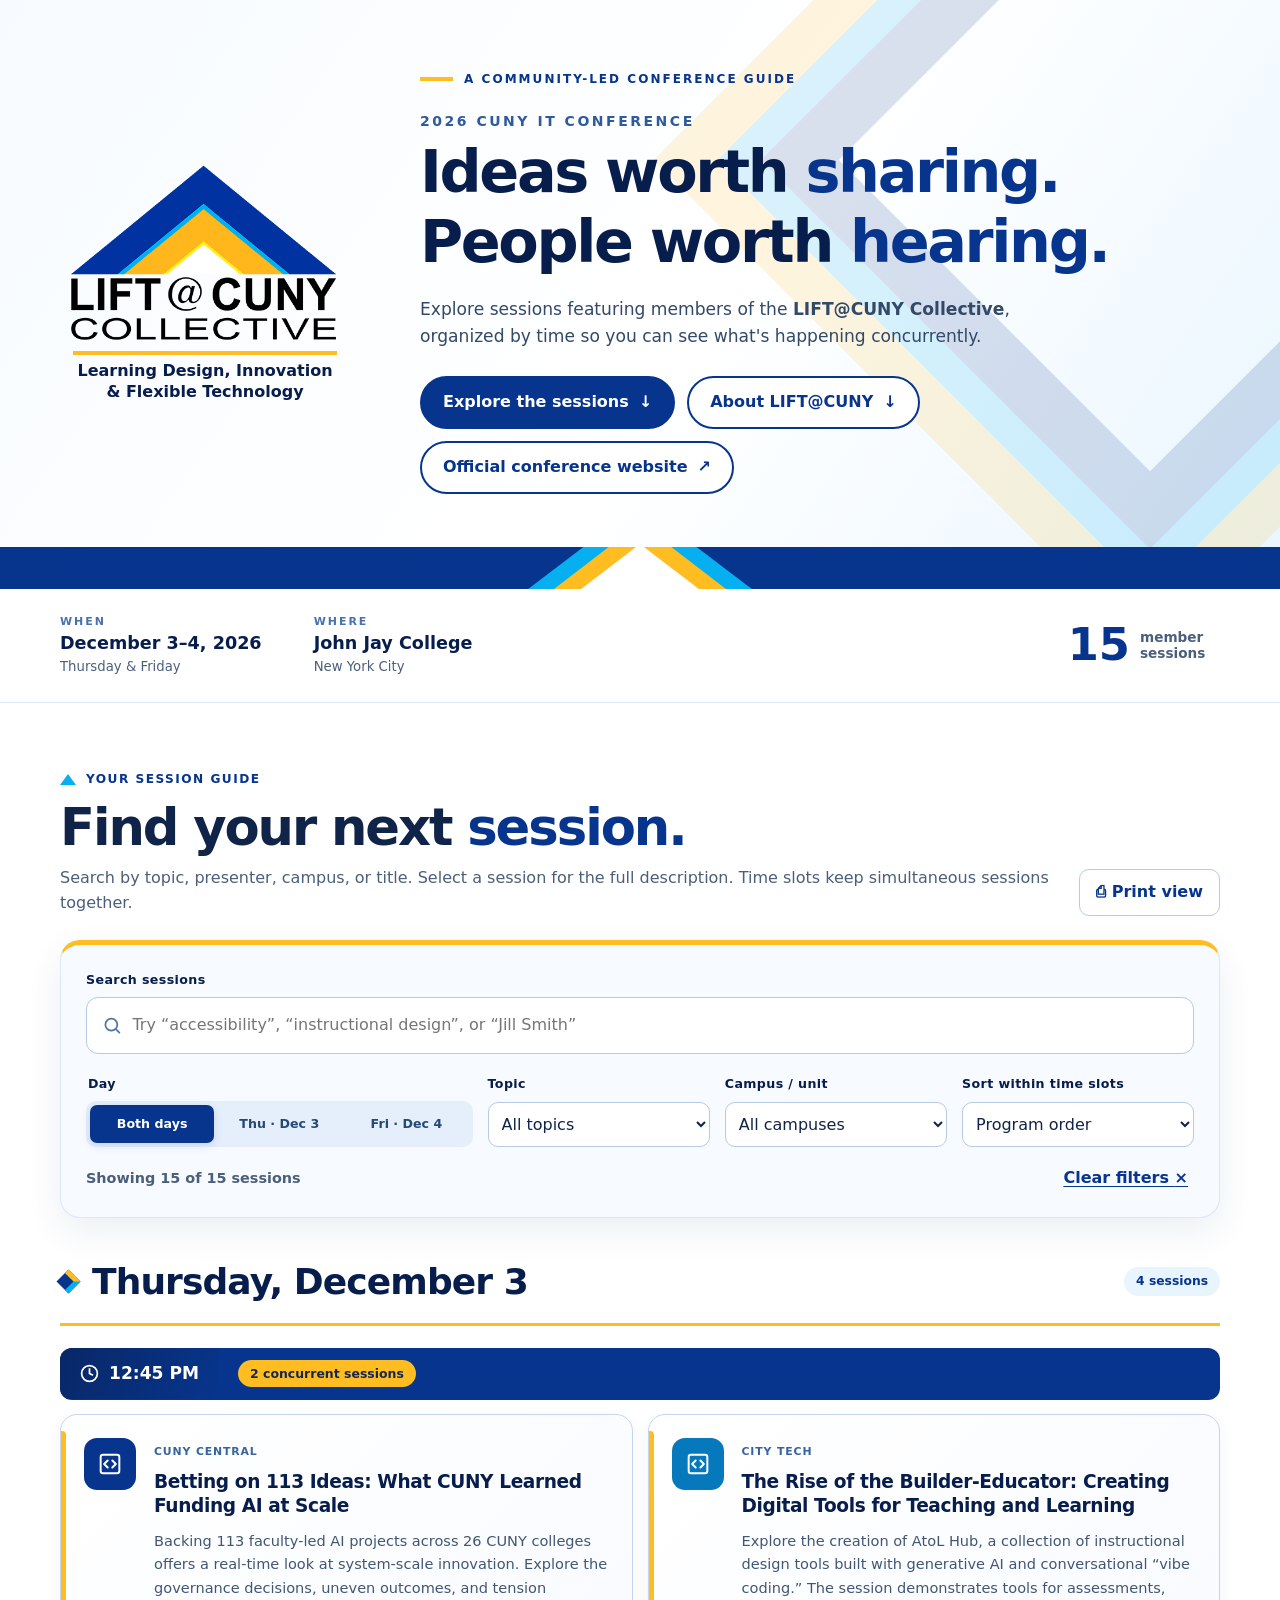
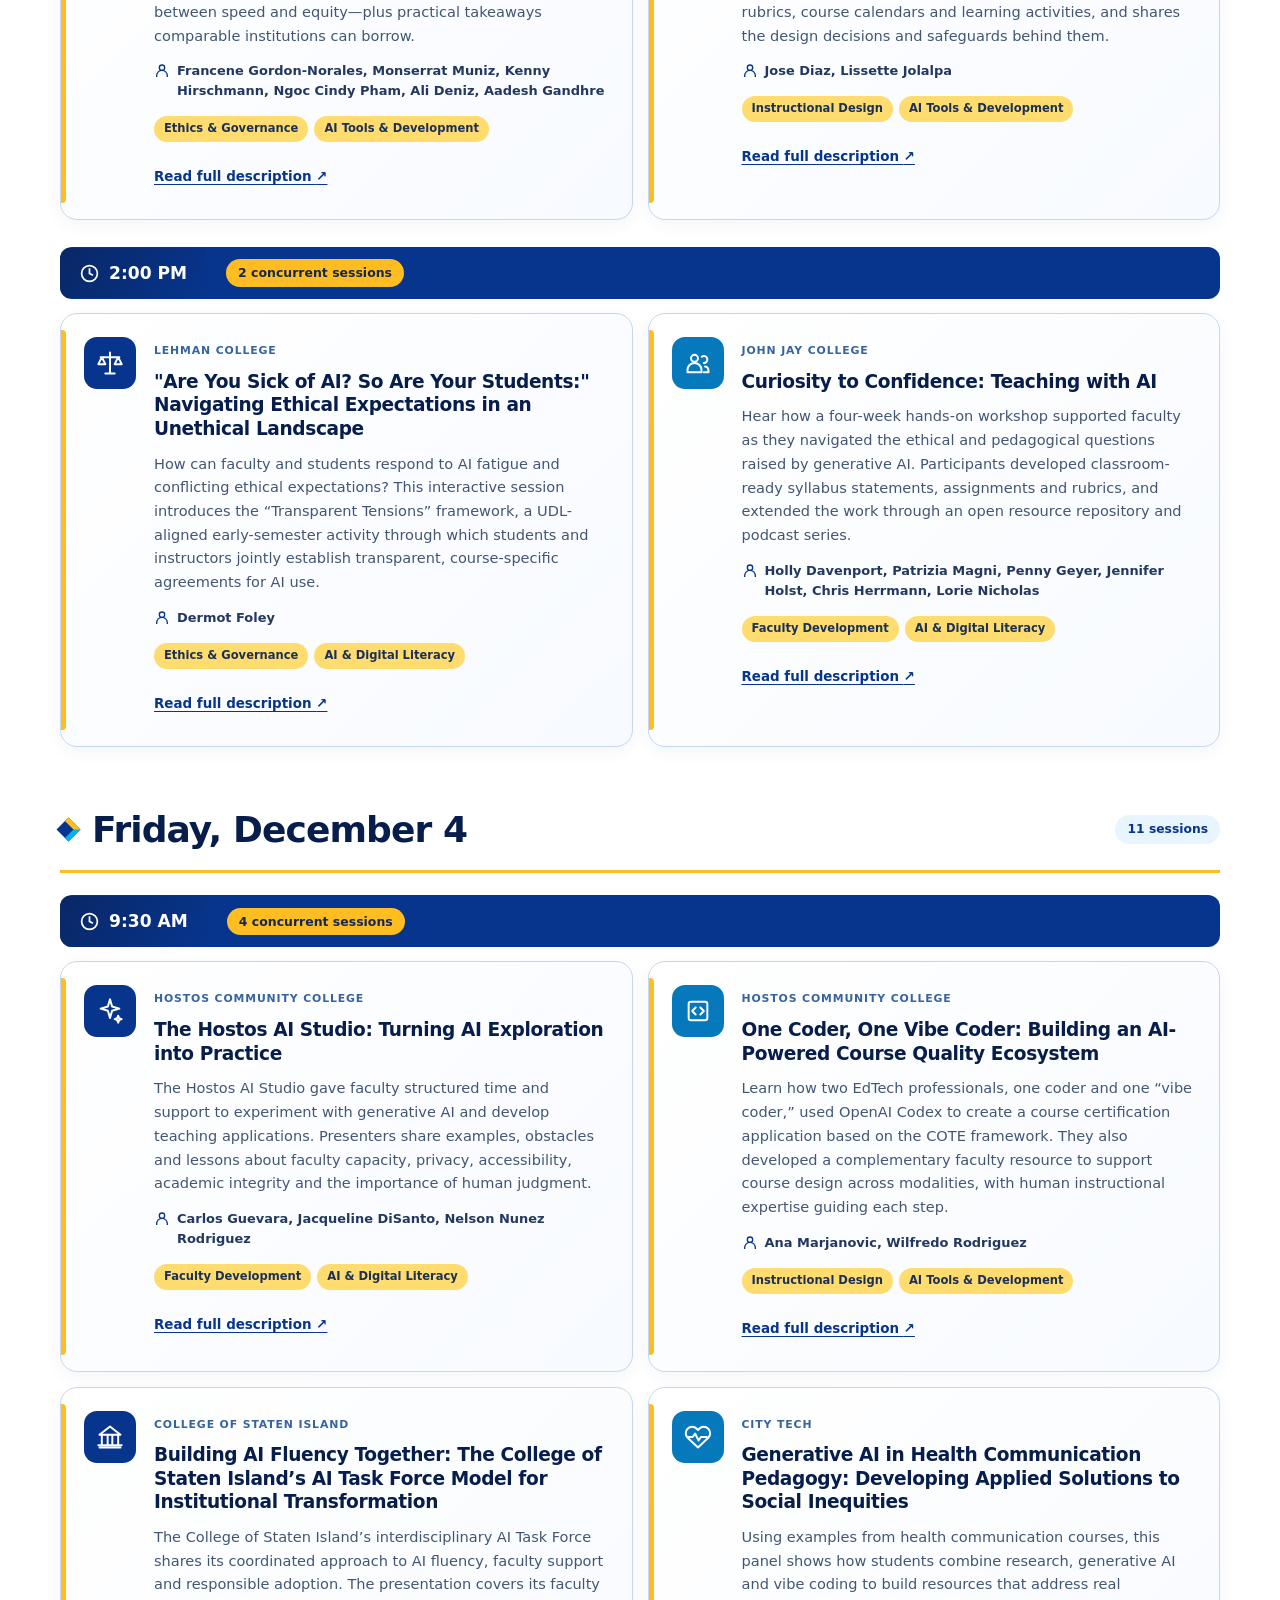
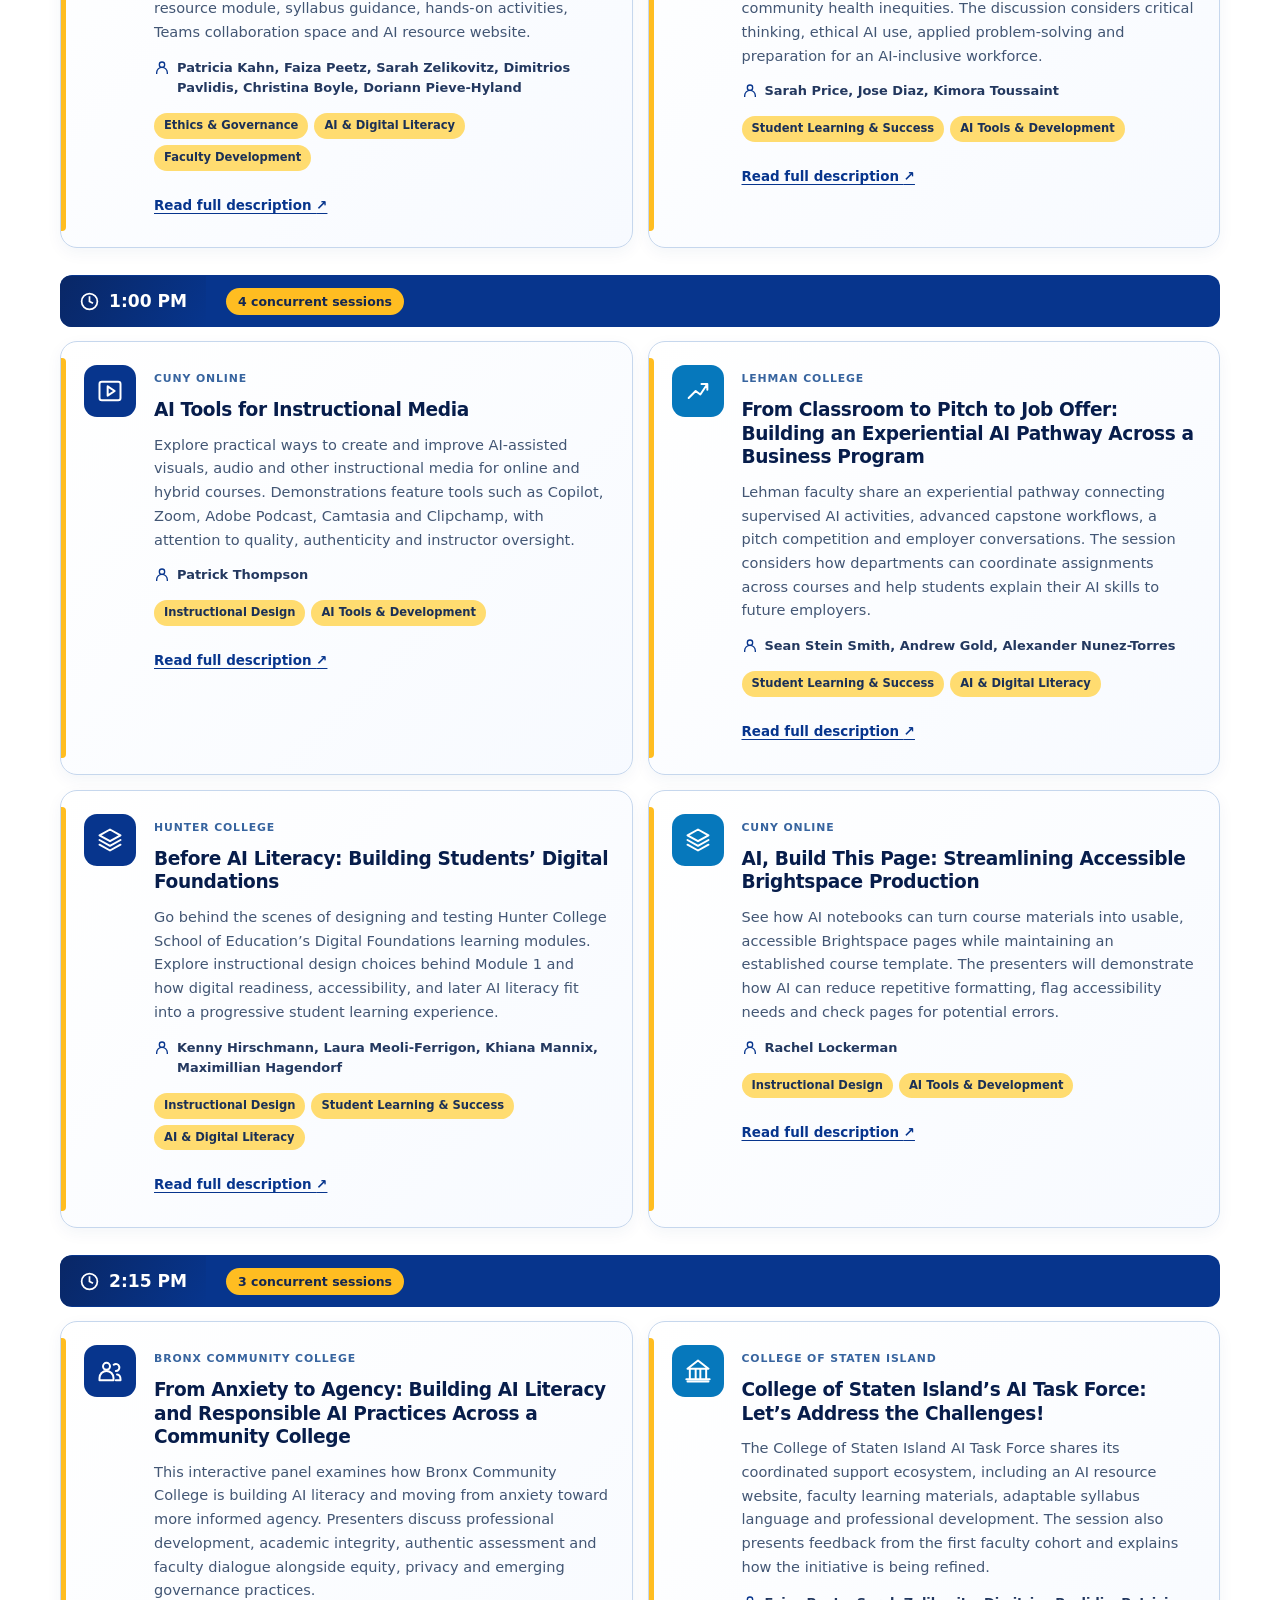
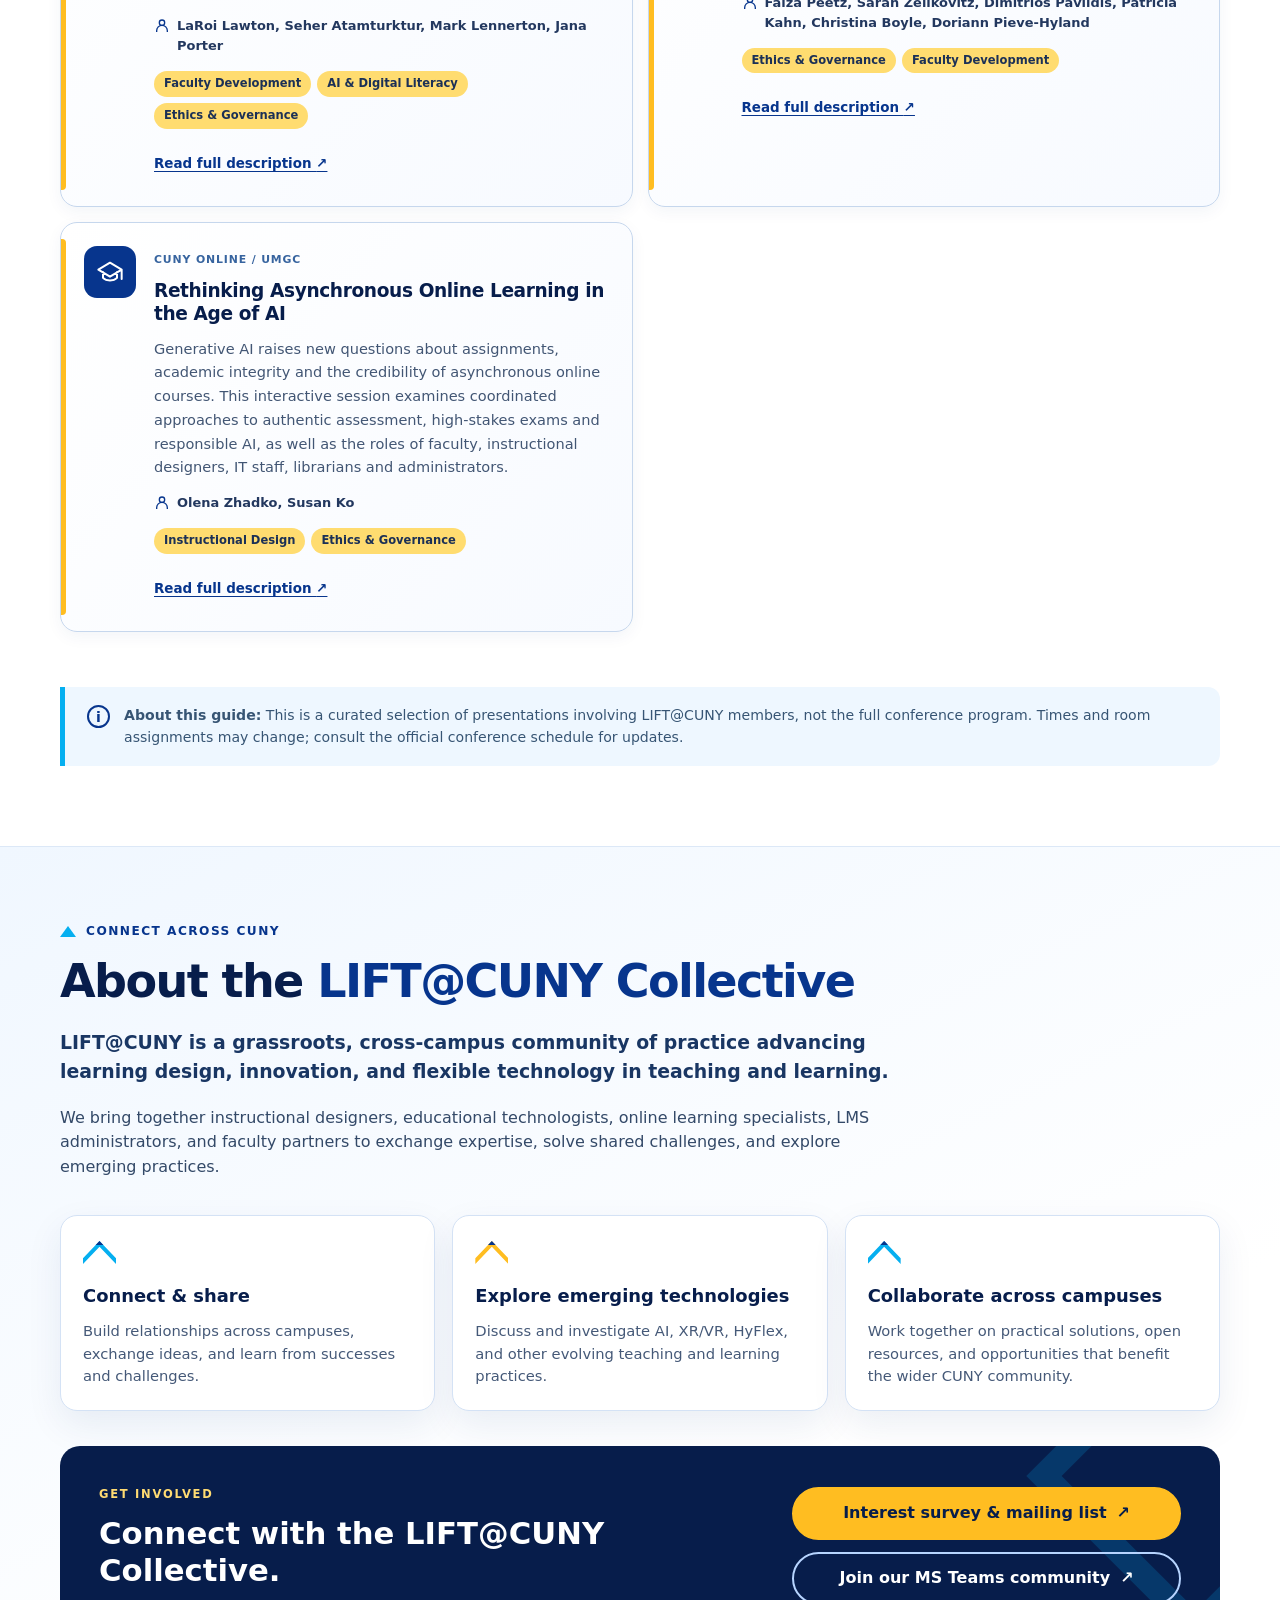
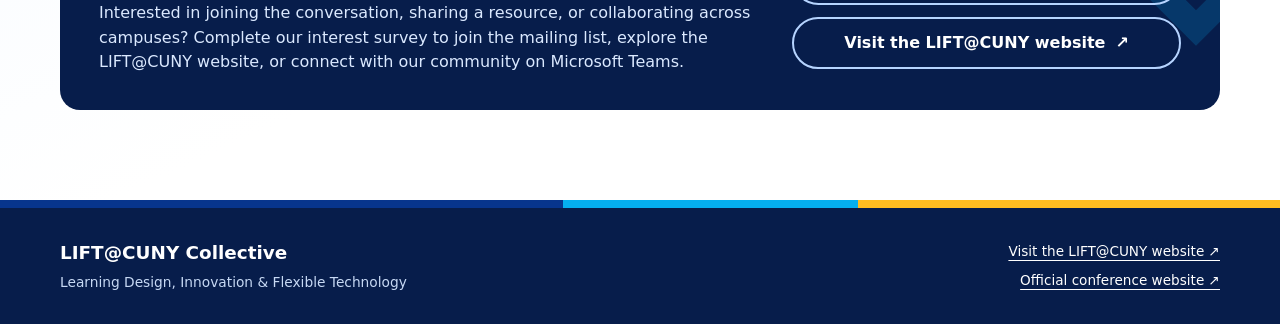
<file: lift-at-cuny-it-conference/index.html>
<!doctype html>
<html lang="en">
<head>
  <meta charset="utf-8">
  <meta name="viewport" content="width=device-width, initial-scale=1">
  <meta name="theme-color" content="#082f86">
  <meta name="description" content="Explore CUNY IT Conference 2026 presentations featuring LIFT@CUNY Collective members. Search, filter and browse sessions by day, topic and campus.">
  <title>LIFT@CUNY at the 2026 CUNY IT Conference</title>
  <link rel="icon" type="image/png" href="assets/lift-logo-original.png">
  <link rel="stylesheet" href="styles.css">
  <script src="sessions.js" defer></script>
  <script src="app.js" defer></script>
</head>
<body id="page-top">
  <a class="skip-link" href="#schedule">Skip to sessions</a>
  <header class="masthead">
    <div class="brand-shell container">
      <div class="brand-lockup">
        <a class="brand" href="https://lift.commons.gc.cuny.edu/" target="_blank" rel="noopener noreferrer" aria-label="Visit the LIFT@CUNY Collective website">
          <img src="assets/lift-logo-main.png" alt="LIFT@CUNY logo with a layered triangular peak. Navy, cyan, orange, and yellow bands sit above text reading “LIFT@CUNY COLLECTIVE.”" width="258" height="180">
        </a>
        <div class="brand-rule" aria-hidden="true"></div>
        <p class="brand-tagline">Learning Design, Innovation<br>&amp; Flexible Technology</p>
      </div>
      <div class="masthead-right">
        <span class="eyebrow"><span class="eyebrow-line"></span> A community-led conference guide</span>
        <p class="masthead-overline">2026 CUNY IT CONFERENCE</p>
        <h1>Ideas worth <em>sharing.</em><br>People worth <em>hearing.</em></h1>
        <p class="intro">Explore sessions featuring members of the <strong>LIFT@CUNY Collective</strong>, organized by time so you can see what's happening concurrently.</p>
        <div class="hero-cta">
          <a href="#schedule" class="button button-primary">Explore the sessions <span aria-hidden="true">↓</span></a>
          <a href="#about-lift" class="button button-outline">About LIFT@CUNY <span aria-hidden="true">↓</span></a><a class="button button-outline" target="_blank" rel="noopener noreferrer" href="https://events.govtech.com/CUNY-IT-Conference">Official conference website <span aria-hidden="true">↗</span></a>
        </div>
      </div>
    </div>
    <div class="chevron-hero" aria-hidden="true"><span></span><span></span><span></span></div>
  </header>
  <main>
    <section class="overview" aria-label="Conference overview">
      <div class="container overview-inner">
        <div class="overview-date"><span class="tiny-label">WHEN</span><strong>December 3–4, 2026</strong><span>Thursday &amp; Friday</span></div>
        <div class="overview-date"><span class="tiny-label">WHERE</span><strong>John Jay College</strong><span>New York City</span></div>
        <div class="overview-number"><strong id="totalCount">13</strong><span>member sessions</span></div>
      </div>
    </section>
    <section id="schedule" class="schedule-section container" aria-labelledby="schedule-heading">
      <div class="section-heading">
        <div><span class="section-kicker"><span class="chevron-small" aria-hidden="true"></span> YOUR SESSION GUIDE</span><h2 id="schedule-heading">Find your next <span>session.</span></h2><p>Search by topic, presenter, campus, or title. Select a session for the full description. Time slots keep simultaneous sessions together.</p></div>
        <button type="button" class="print-button" id="printButton"><span aria-hidden="true">⎙</span> Print view</button>
      </div>
      <div class="filter-panel" aria-label="Filter sessions">
        <div class="search-row">
          <label class="field-label" for="search">Search sessions</label>
          <div class="search-field"><svg viewBox="0 0 24 24" width="21" height="21" aria-hidden="true" fill="none" stroke="currentColor" stroke-width="2"><circle cx="11" cy="11" r="7"/><path d="m16 16 5 5"/></svg><input type="search" id="search" placeholder="Try “accessibility”, “instructional design”, or “Jill Smith”" autocomplete="off"></div>
        </div>
        <div class="controls-row">
          <fieldset class="day-control"><legend class="field-label">Day</legend><div class="day-switch" role="group" aria-label="Day filter"><button type="button" class="day-button active" data-day="all" aria-pressed="true">Both days</button><button type="button" class="day-button" data-day="2026-12-03" aria-pressed="false">Thu · Dec 3</button><button type="button" class="day-button" data-day="2026-12-04" aria-pressed="false">Fri · Dec 4</button></div></fieldset>
          <div class="field"><label class="field-label" for="topic">Topic</label><select id="topic"><option value="all">All topics</option></select></div>
          <div class="field"><label class="field-label" for="campus">Campus / unit</label><select id="campus"><option value="all">All campuses</option></select></div>
          <div class="field field-sort"><label class="field-label" for="sort">Sort within time slots</label><select id="sort"><option value="original">Program order</option><option value="title">Title A–Z</option><option value="campus">Campus A–Z</option></select></div>
        </div>
        <div class="filter-bottom"><p id="resultCount" role="status" aria-live="polite">Showing 13 of 13 sessions</p><button type="button" id="resetFilters" class="reset">Clear filters <span aria-hidden="true">×</span></button></div>
      </div>
      <div id="results"></div>
      <div id="emptyState" class="empty" hidden><div class="empty-icon" aria-hidden="true">⌕</div><h3>No sessions found</h3><p>Try a different search term or clear your filters.</p><button class="button button-primary" type="button" id="emptyReset">Show all sessions</button></div>
      <div class="note"><span class="note-glyph" aria-hidden="true">i</span><p><strong>About this guide:</strong> This is a curated selection of presentations involving LIFT@CUNY members, not the full conference program. Times and room assignments may change; consult the official conference schedule for updates.</p></div>
    </section>
    <section id="about-lift" class="about-section" aria-labelledby="about-lift-heading">
      <div class="container about-wrap">
        <div class="about-heading">
          <span class="section-kicker"><span class="chevron-small" aria-hidden="true"></span> CONNECT ACROSS CUNY</span>
          <h2 id="about-lift-heading">About the <span>LIFT@CUNY Collective</span></h2>
          <p class="about-lede">LIFT@CUNY is a grassroots, cross-campus community of practice advancing learning design, innovation, and flexible technology in teaching and learning.</p>
          <p>We bring together instructional designers, educational technologists, online learning specialists, LMS administrators, and faculty partners to exchange expertise, solve shared challenges, and explore emerging practices.</p>
        </div>
        <div class="about-content">
          <article class="about-card"><div class="about-card-chevron" aria-hidden="true"></div><h3>Connect &amp; share</h3><p>Build relationships across campuses, exchange ideas, and learn from successes and challenges.</p></article>
          <article class="about-card"><div class="about-card-chevron" aria-hidden="true"></div><h3>Explore emerging technologies</h3><p>Discuss and investigate AI, XR/VR, HyFlex, and other evolving teaching and learning practices.</p></article>
          <article class="about-card"><div class="about-card-chevron" aria-hidden="true"></div><h3>Collaborate across campuses</h3><p>Work together on practical solutions, open resources, and opportunities that benefit the wider CUNY community.</p></article>
        </div>
        <div class="about-cta" aria-labelledby="about-join-heading">
          <div><span class="about-cta-label">GET INVOLVED</span><h3 id="about-join-heading">Connect with the LIFT@CUNY Collective.</h3><p>Interested in joining the conversation, sharing a resource, or collaborating across campuses? Complete our interest survey to join the mailing list, explore the LIFT@CUNY website, or connect with our community on Microsoft Teams.</p></div>
          <div class="about-cta-links">
            <a class="button button-yellow" href="https://bit.ly/liftatcunymail" target="_blank" rel="noopener noreferrer">Interest survey &amp; mailing list <span aria-hidden="true">↗</span></a>
            <a class="button button-cta-outline" href="https://bit.ly/liftatcunyteams" target="_blank" rel="noopener noreferrer">Join our MS Teams community <span aria-hidden="true">↗</span></a>
            <a class="button button-cta-outline" href="https://lift.commons.gc.cuny.edu/" target="_blank" rel="noopener noreferrer">Visit the LIFT@CUNY website <span aria-hidden="true">↗</span></a>
          </div>
        </div>
      </div>
    </section>
  </main>
  <dialog id="sessionDialog" class="session-dialog" aria-labelledby="dialogTitle" aria-describedby="dialogDescription">
    <div class="dialog-top"><span class="dialog-kicker">LIFT@CUNY · SESSION DETAILS</span><button type="button" class="dialog-close" id="dialogClose" aria-label="Close session details">×</button></div>
    <div class="dialog-body"><span id="dialogDate" class="dialog-date"></span><h2 id="dialogTitle"></h2><div id="dialogTopics" class="tags dialog-tags"></div><p id="dialogCampus" class="dialog-campus"></p><div id="dialogDescription" class="dialog-description"></div><h3 class="dialog-presenters-heading">Presenters</h3><p id="dialogPresenters" class="dialog-presenters"></p><p id="dialogRoom" class="dialog-room" hidden></p></div>
    <div class="dialog-footer"><span class="mini-chevron" aria-hidden="true"></span><button type="button" id="dialogDone" class="button button-primary">Close details</button></div>
  </dialog>
  <a class="back-to-top" href="#page-top" aria-label="Back to top" title="Back to top"><span aria-hidden="true">↑</span><span class="back-to-top-label">Top</span></a>
  <footer class="footer"><div class="footer-chevrons" aria-hidden="true"></div><div class="container footer-inner"><div><strong>LIFT@CUNY Collective</strong><p>Learning Design, Innovation &amp; Flexible Technology</p></div><div class="footer-links"><a href="https://lift.commons.gc.cuny.edu/" target="_blank" rel="noopener noreferrer">Visit the LIFT@CUNY website ↗</a><a href="https://events.govtech.com/CUNY-IT-Conference" target="_blank" rel="noopener noreferrer">Official conference website ↗</a></div></div></footer>
  <script>
    (() => {
      const link = document.querySelector('.back-to-top');
      if (!link) return;
      const update = () => link.classList.toggle('is-visible', window.scrollY > 320);
      update();
      window.addEventListener('scroll', update, { passive: true });
      link.addEventListener('click', (event) => {
        event.preventDefault();
        window.scrollTo({ top: 0, behavior: window.matchMedia('(prefers-reduced-motion: reduce)').matches ? 'instant' : 'smooth' });
      });
    })();
  </script>
</body>
</html>
</file>
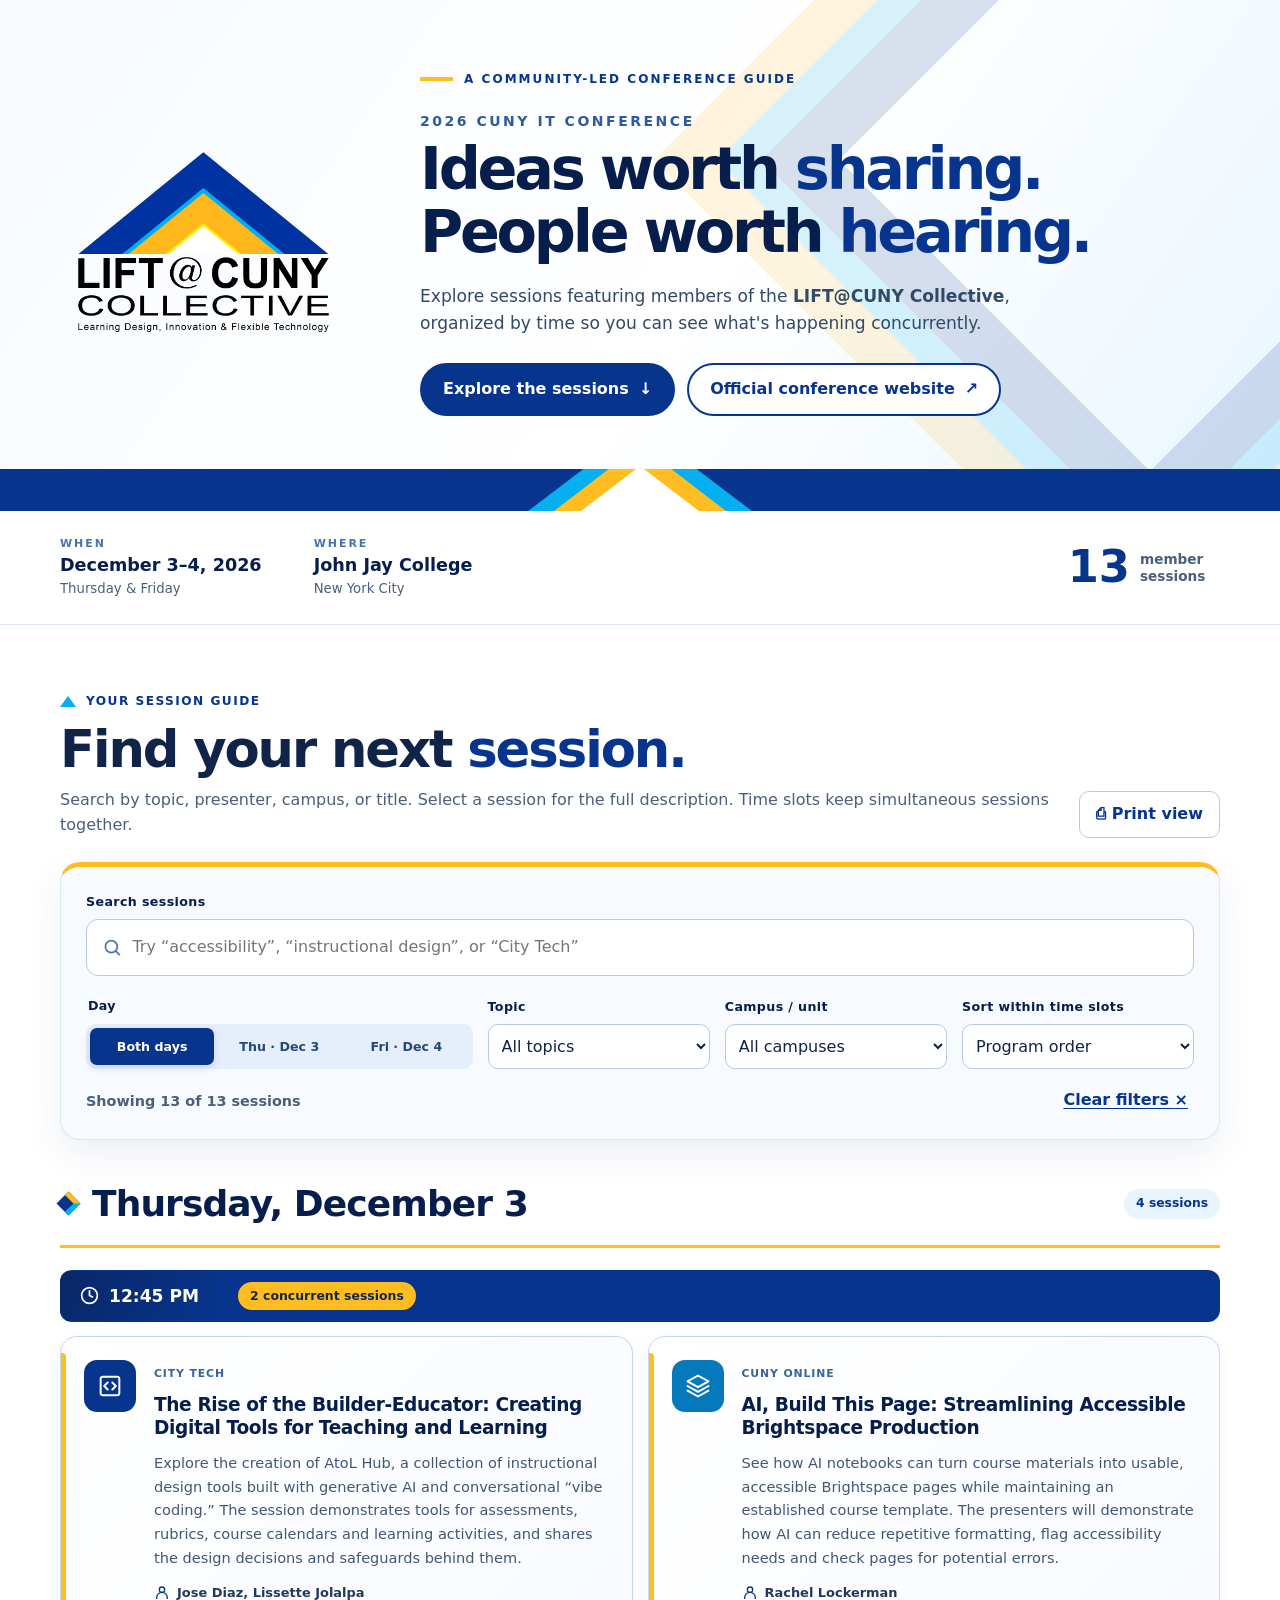
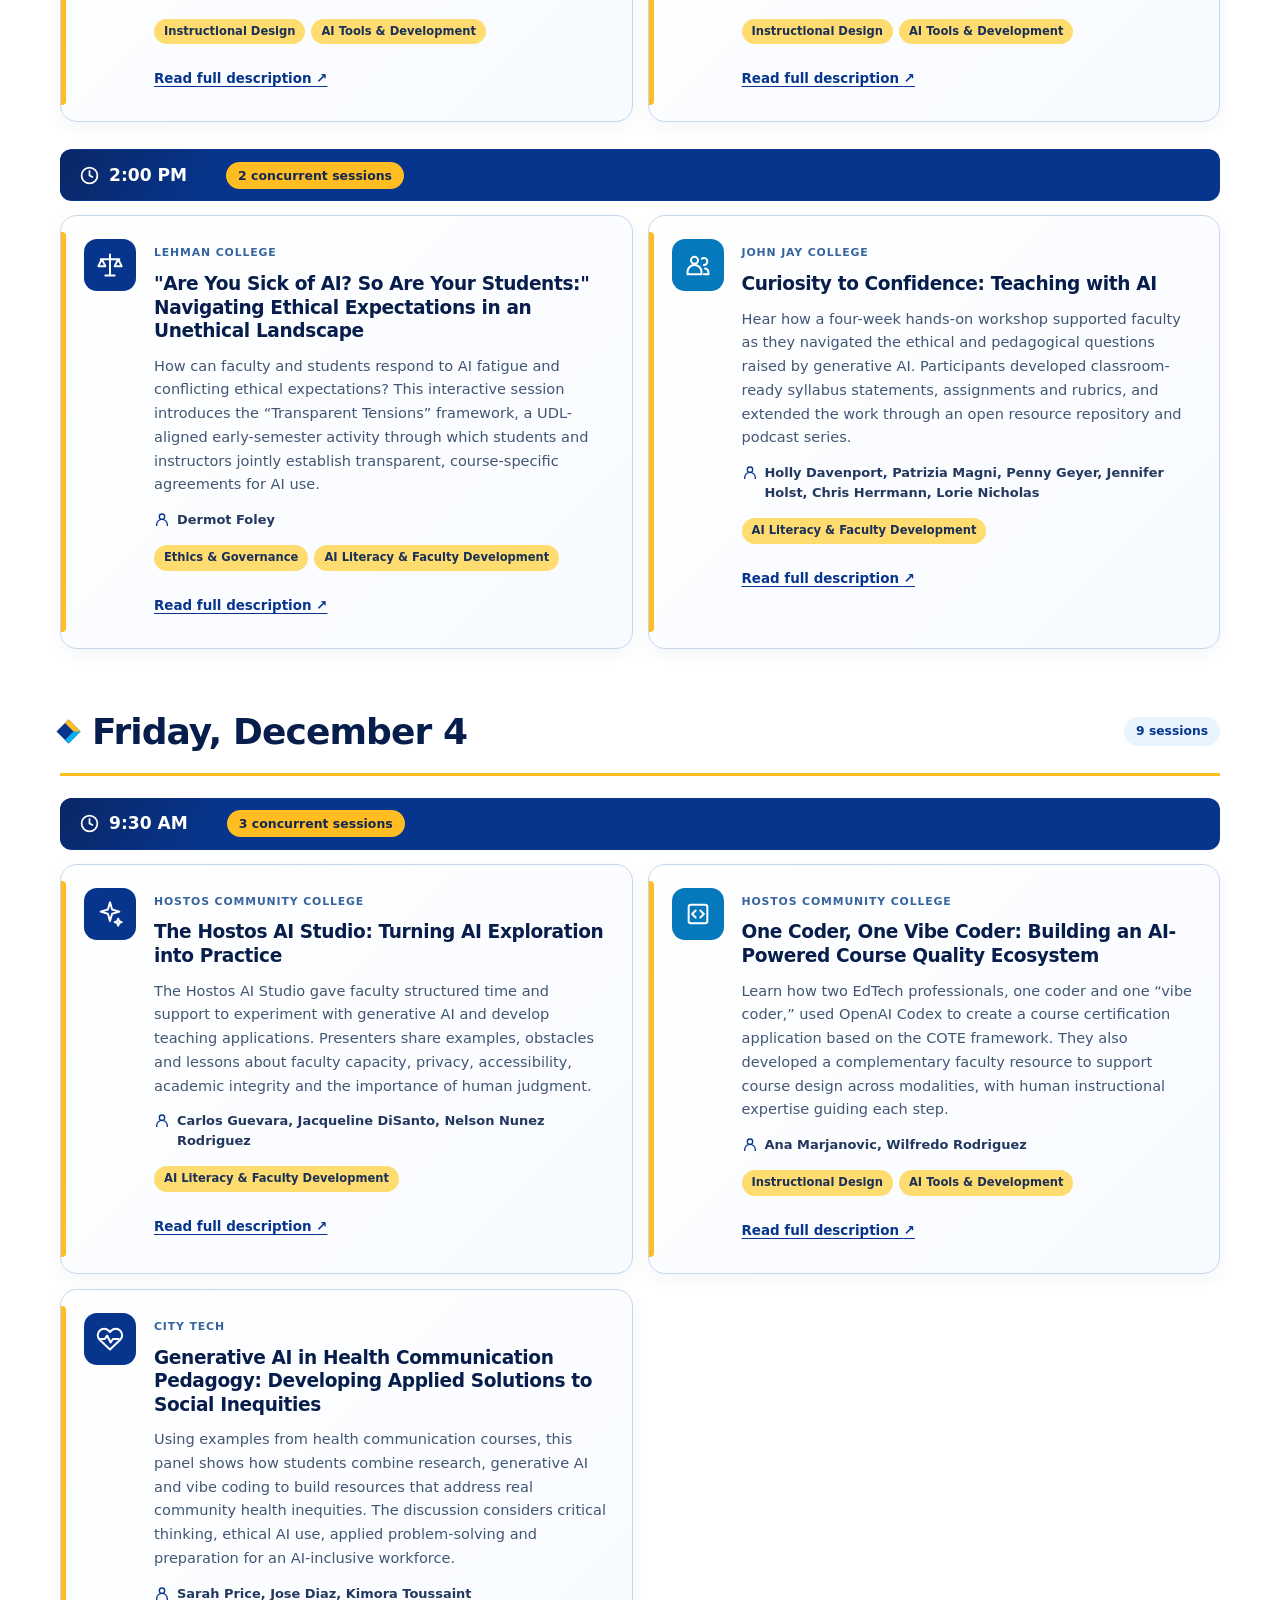
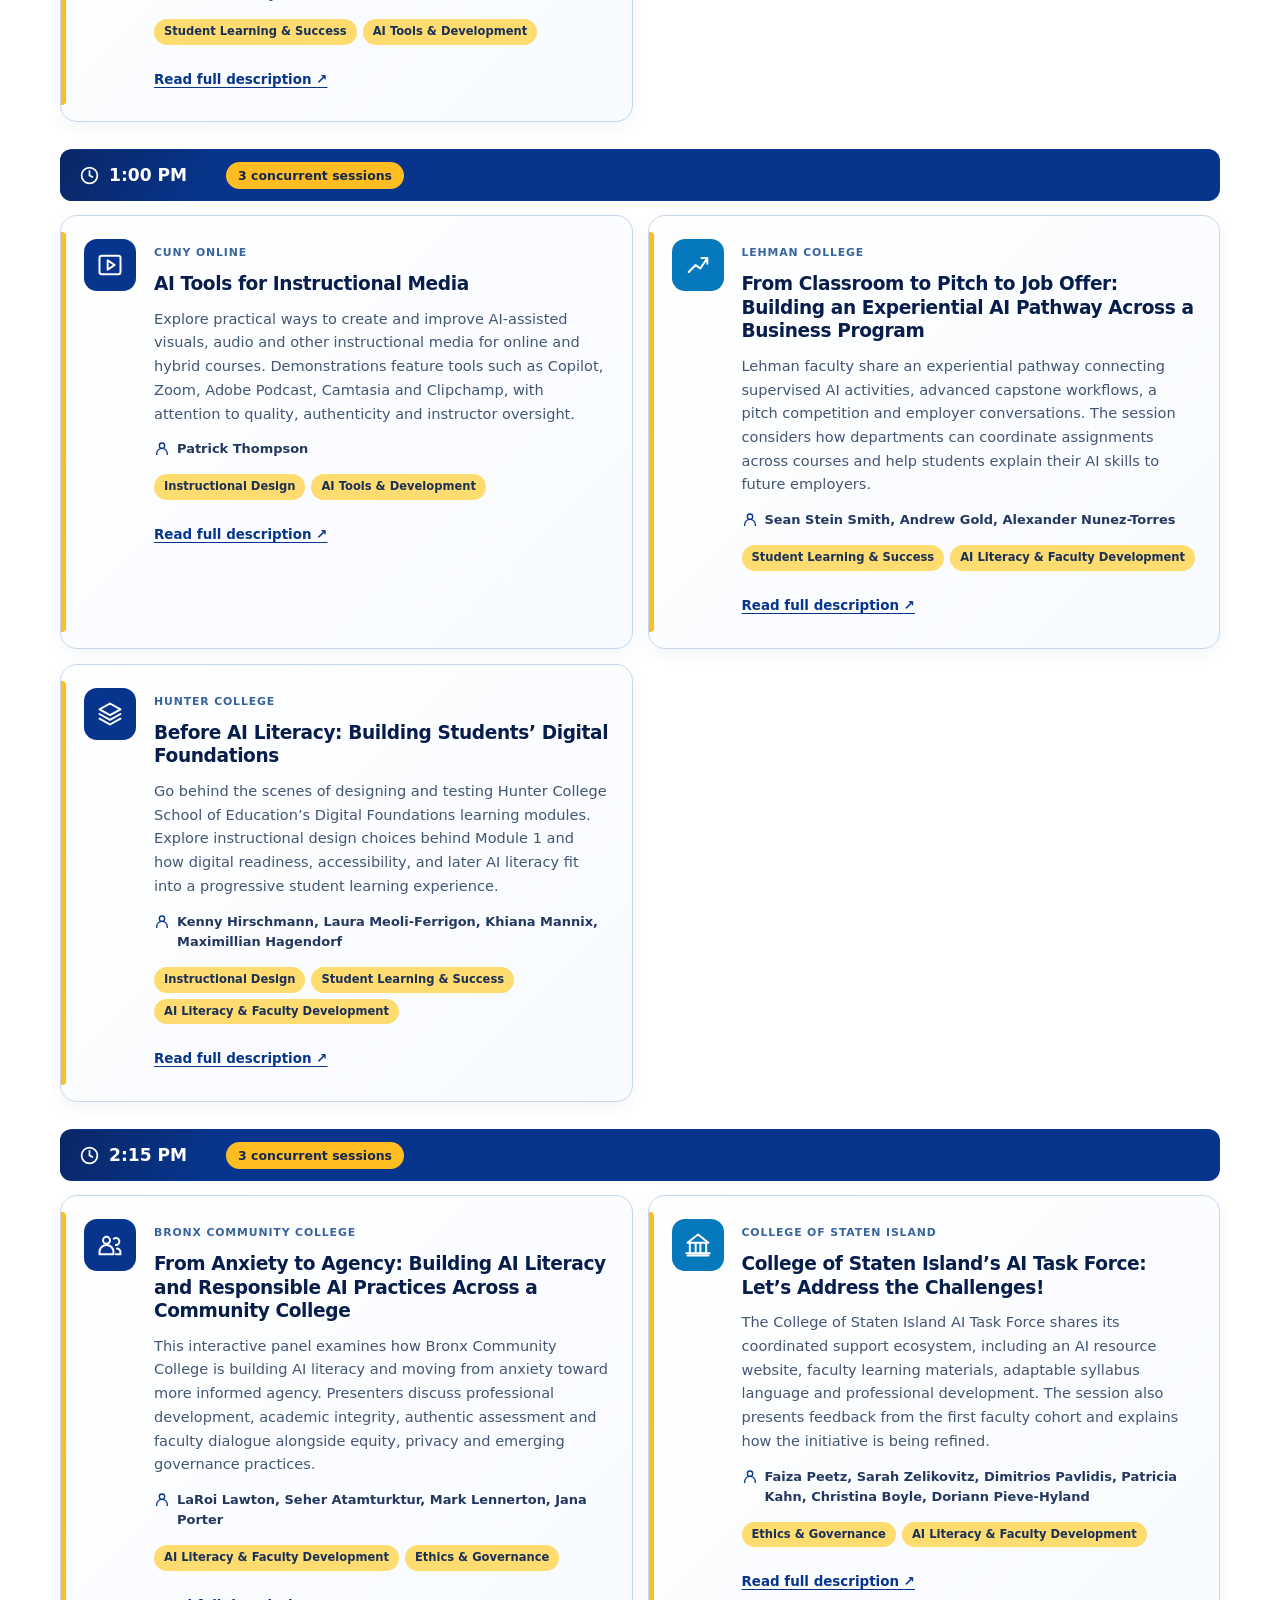
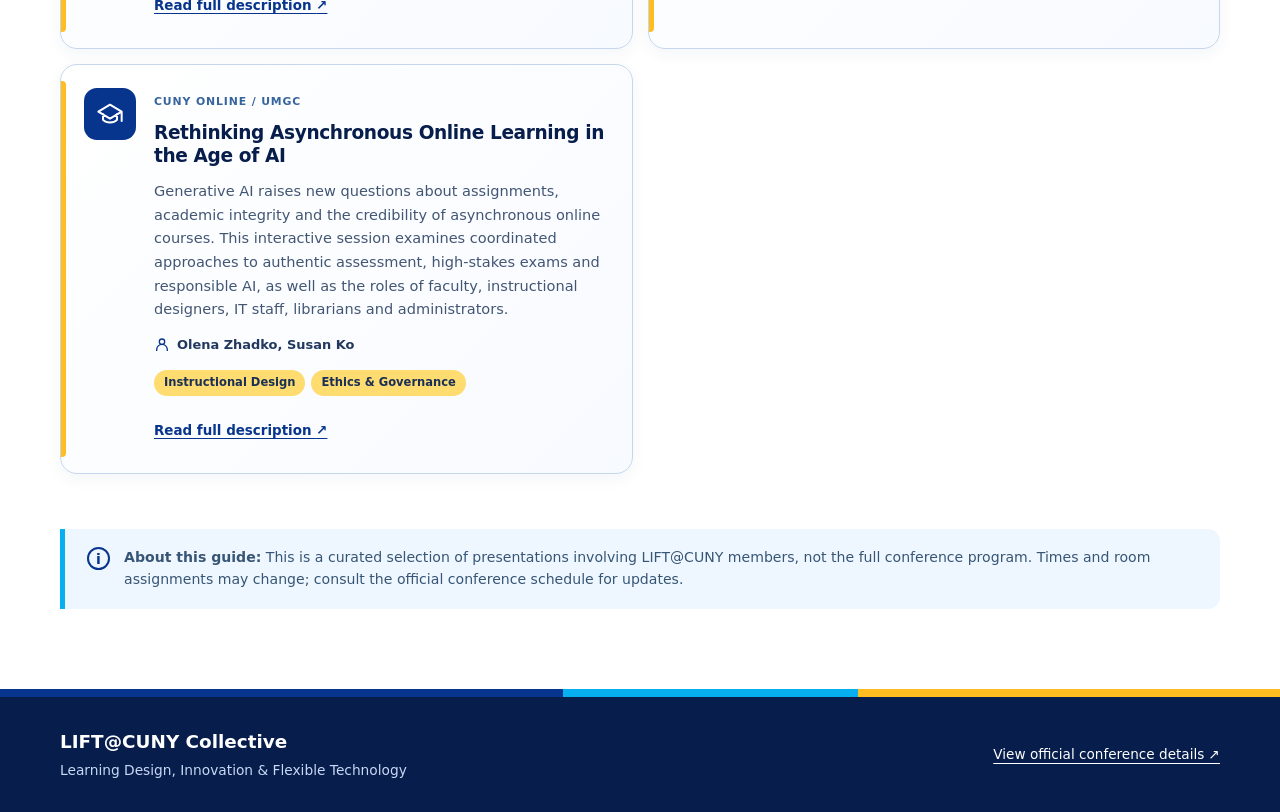
<file: LIFT_CUNY_Conference_Website_Updated/index.html>
<!doctype html>
<html lang="en">
<head>
  <meta charset="utf-8">
  <meta name="viewport" content="width=device-width, initial-scale=1">
  <meta name="theme-color" content="#082f86">
  <meta name="description" content="Explore CUNY IT Conference 2026 presentations featuring LIFT@CUNY Collective members. Search, filter and browse sessions by day, topic and campus.">
  <title>LIFT@CUNY at the 2026 CUNY IT Conference</title>
  <link rel="icon" type="image/png" href="assets/lift-logo-original.png">
  <link rel="stylesheet" href="styles.css">
  <script src="sessions.js" defer></script>
  <script src="app.js" defer></script>
</head>
<body>
  <a class="skip-link" href="#schedule">Skip to sessions</a>
  <header class="masthead">
    <div class="brand-shell container">
      <a class="brand" href="./" aria-label="LIFT@CUNY conference sessions home">
        <img src="assets/lift-logo-original.png" alt="LIFT@CUNY Collective logo" width="258" height="180">
      </a>
      <div class="masthead-right">
        <span class="eyebrow"><span class="eyebrow-line"></span> A community-led conference guide</span>
        <p class="masthead-overline">2026 CUNY IT CONFERENCE</p>
        <h1>Ideas worth <em>sharing.</em><br>People worth <em>hearing.</em></h1>
        <p class="intro">Explore sessions featuring members of the <strong>LIFT@CUNY Collective</strong>, organized by time so you can see what's happening concurrently.</p>
        <div class="hero-cta">
          <a href="#schedule" class="button button-primary">Explore the sessions <span aria-hidden="true">↓</span></a>
          <a class="button button-outline" target="_blank" rel="noopener noreferrer" href="https://events.govtech.com/CUNY-IT-Conference">Official conference website <span aria-hidden="true">↗</span></a>
        </div>
      </div>
    </div>
    <div class="chevron-hero" aria-hidden="true"><span></span><span></span><span></span></div>
  </header>
  <main>
    <section class="overview" aria-label="Conference overview">
      <div class="container overview-inner">
        <div class="overview-date"><span class="tiny-label">WHEN</span><strong>December 3–4, 2026</strong><span>Thursday &amp; Friday</span></div>
        <div class="overview-date"><span class="tiny-label">WHERE</span><strong>John Jay College</strong><span>New York City</span></div>
        <div class="overview-number"><strong id="totalCount">13</strong><span>member sessions</span></div>
      </div>
    </section>
    <section id="schedule" class="schedule-section container" aria-labelledby="schedule-heading">
      <div class="section-heading">
        <div><span class="section-kicker"><span class="chevron-small" aria-hidden="true"></span> YOUR SESSION GUIDE</span><h2 id="schedule-heading">Find your next <span>session.</span></h2><p>Search by topic, presenter, campus, or title. Select a session for the full description. Time slots keep simultaneous sessions together.</p></div>
        <button type="button" class="print-button" id="printButton"><span aria-hidden="true">⎙</span> Print view</button>
      </div>
      <div class="filter-panel" aria-label="Filter sessions">
        <div class="search-row">
          <label class="field-label" for="search">Search sessions</label>
          <div class="search-field"><svg viewBox="0 0 24 24" width="21" height="21" aria-hidden="true" fill="none" stroke="currentColor" stroke-width="2"><circle cx="11" cy="11" r="7"/><path d="m16 16 5 5"/></svg><input type="search" id="search" placeholder="Try “accessibility”, “instructional design”, or “City Tech”" autocomplete="off"></div>
        </div>
        <div class="controls-row">
          <fieldset class="day-control"><legend class="field-label">Day</legend><div class="day-switch" role="group" aria-label="Day filter"><button type="button" class="day-button active" data-day="all" aria-pressed="true">Both days</button><button type="button" class="day-button" data-day="2026-12-03" aria-pressed="false">Thu · Dec 3</button><button type="button" class="day-button" data-day="2026-12-04" aria-pressed="false">Fri · Dec 4</button></div></fieldset>
          <div class="field"><label class="field-label" for="topic">Topic</label><select id="topic"><option value="all">All topics</option></select></div>
          <div class="field"><label class="field-label" for="campus">Campus / unit</label><select id="campus"><option value="all">All campuses</option></select></div>
          <div class="field field-sort"><label class="field-label" for="sort">Sort within time slots</label><select id="sort"><option value="original">Program order</option><option value="title">Title A–Z</option><option value="campus">Campus A–Z</option></select></div>
        </div>
        <div class="filter-bottom"><p id="resultCount" role="status" aria-live="polite">Showing 13 of 13 sessions</p><button type="button" id="resetFilters" class="reset">Clear filters <span aria-hidden="true">×</span></button></div>
      </div>
      <div id="results"></div>
      <div id="emptyState" class="empty" hidden><div class="empty-icon" aria-hidden="true">⌕</div><h3>No sessions found</h3><p>Try a different search term or clear your filters.</p><button class="button button-primary" type="button" id="emptyReset">Show all sessions</button></div>
      <div class="note"><span class="note-glyph" aria-hidden="true">i</span><p><strong>About this guide:</strong> This is a curated selection of presentations involving LIFT@CUNY members, not the full conference program. Times and room assignments may change; consult the official conference schedule for updates.</p></div>
    </section>
  </main>
  <dialog id="sessionDialog" class="session-dialog" aria-labelledby="dialogTitle" aria-describedby="dialogDescription">
    <div class="dialog-top"><span class="dialog-kicker">LIFT@CUNY · SESSION DETAILS</span><button type="button" class="dialog-close" id="dialogClose" aria-label="Close session details">×</button></div>
    <div class="dialog-body"><span id="dialogDate" class="dialog-date"></span><h2 id="dialogTitle"></h2><div id="dialogTopics" class="tags dialog-tags"></div><p id="dialogCampus" class="dialog-campus"></p><div id="dialogDescription" class="dialog-description"></div><h3 class="dialog-presenters-heading">Presenters</h3><p id="dialogPresenters" class="dialog-presenters"></p><p id="dialogRoom" class="dialog-room" hidden></p></div>
    <div class="dialog-footer"><span class="mini-chevron" aria-hidden="true"></span><button type="button" id="dialogDone" class="button button-primary">Close details</button></div>
  </dialog>
  <footer class="footer"><div class="footer-chevrons" aria-hidden="true"></div><div class="container footer-inner"><div><strong>LIFT@CUNY Collective</strong><p>Learning Design, Innovation &amp; Flexible Technology</p></div><a href="https://events.govtech.com/CUNY-IT-Conference" target="_blank" rel="noopener noreferrer">View official conference details ↗</a></div></footer>
</body>
</html>
</file>
<file: lift-at-cuny-it-conference/styles.css>
:root{--navy:#07358d;--navy-dark:#071d4b;--blue:#05aff0;--yellow:#ffbd21;--ink:#102348;--muted:#4b5f7b;--line:#dce8f7;--surface:#f5f9ff;--white:#fff;--shadow:0 14px 36px rgba(9,45,112,.08);font-family:Inter,ui-sans-serif,system-ui,-apple-system,BlinkMacSystemFont,"Segoe UI",sans-serif;color:var(--ink)}*{box-sizing:border-box}html{scroll-behavior:smooth}body{margin:0;background:#fff;line-height:1.55}button,input,select{font:inherit}button{cursor:pointer}a{color:inherit}a:focus-visible,button:focus-visible,input:focus-visible,select:focus-visible{outline:3px solid #fbab02;outline-offset:4px}.container{width:min(1160px,calc(100% - 44px));margin-inline:auto}.skip-link{position:absolute;z-index:50;top:-80px;left:15px;padding:12px 18px;background:var(--yellow);font-weight:750}.skip-link:focus{top:14px}.masthead{position:relative;overflow:hidden;background:linear-gradient(125deg,#f7fbff 0%,#fff 55%,#e9f6ff 100%)}.masthead:before{content:"";position:absolute;right:-145px;top:-115px;width:440px;height:440px;transform:rotate(45deg);border:55px solid var(--navy);box-shadow:0 0 0 31px var(--blue),0 0 0 76px var(--yellow);opacity:.15}.brand-shell{position:relative;z-index:1;display:grid;grid-template-columns:290px 1fr;align-items:center;gap:70px;padding-block:70px 95px}.brand{display:block;max-width:290px;padding:8px}.brand img{display:block;width:100%;height:auto}.eyebrow{font-size:12px;letter-spacing:.17em;font-weight:850;text-transform:uppercase;color:var(--navy);display:flex;align-items:center;gap:11px}.eyebrow-line{height:4px;background:var(--yellow);width:33px}.masthead-overline{font-size:14px;letter-spacing:.18em;color:#305a9e;font-weight:800;margin:22px 0 5px}h1,h2,h3,h4,h5,p{margin-top:0}.masthead h1{font-size:clamp(2.35rem,4.6vw,4.9rem);line-height:1.18;letter-spacing:-.04em;margin:0 0 20px;font-weight:850;color:var(--navy-dark)}.masthead h1 em{font-style:normal;color:var(--navy)}.intro{max-width:650px;color:#334968;font-size:1.07rem}.hero-cta{display:flex;gap:12px;flex-wrap:wrap;margin-top:27px}.button{display:inline-flex;text-decoration:none;border:2px solid var(--navy);border-radius:999px;align-items:center;gap:10px;font-weight:750;padding:12px 21px}.button-primary{background:var(--navy);color:white}.button-outline{background:white;color:var(--navy)}.chevron-hero{position:absolute;bottom:0;width:100%;height:42px;overflow:hidden;background:var(--navy)}.chevron-hero span{display:block;height:0;width:0;border-left:125px solid transparent;border-right:125px solid transparent;position:absolute;bottom:-10px;left:50%;transform:translateX(-50%)}.chevron-hero span:nth-child(1){border-bottom:95px solid var(--blue)}.chevron-hero span:nth-child(2){border-left-width:99px;border-right-width:99px;border-bottom:76px solid var(--yellow)}.chevron-hero span:nth-child(3){border-left-width:72px;border-right-width:72px;border-bottom:55px solid white}.overview{border-bottom:1px solid var(--line);background:#fff}.overview-inner{display:flex;gap:52px;padding-block:24px;align-items:center}.overview-date{display:grid;gap:0}.tiny-label{font-size:11px;letter-spacing:.18em;color:#4772ad;font-weight:850}.overview-date strong{font-size:1.1rem;color:var(--navy-dark)}.overview-date>span:last-child{font-size:.83rem;color:var(--muted)}.overview-number{margin-left:auto;display:flex;gap:10px;align-items:center}.overview-number strong{font-size:2.8rem;line-height:1;color:var(--navy);font-weight:900}.overview-number span{max-width:80px;font-size:.85rem;line-height:1.2;color:var(--muted);font-weight:700}.schedule-section{padding-block:67px 80px}.section-heading{display:flex;align-items:end;justify-content:space-between;gap:18px;margin-bottom:24px}.section-kicker{color:var(--navy);letter-spacing:.12em;font-size:.76rem;font-weight:850;display:flex;align-items:center;gap:10px}.chevron-small{display:inline-block;border-left:8px solid transparent;border-right:8px solid transparent;border-bottom:11px solid var(--blue)}.section-heading h2{font-size:clamp(2.1rem,4vw,3.6rem);line-height:1.12;letter-spacing:-.04em;margin:10px 0}.section-heading h2 span{color:var(--navy)}.section-heading p{color:var(--muted);margin:0}.print-button{white-space:nowrap;background:#fff;border:1px solid #b8c9e4;border-radius:10px;padding:10px 16px;color:var(--navy);font-weight:750}.filter-panel{background:#f7faff;border:1px solid var(--line);border-top:5px solid var(--yellow);border-radius:20px;padding:25px;box-shadow:var(--shadow);margin-bottom:36px}.field-label{display:block;font-size:.79rem;letter-spacing:.03em;font-weight:850;color:var(--navy-dark);margin-bottom:8px}.search-field{display:flex;gap:10px;align-items:center;background:#fff;border:1.5px solid #b8c9e4;border-radius:12px;padding:0 15px;color:#4b73a7}.search-field:focus-within{outline:3px solid #b9eaff}.search-field input{width:100%;border:0;background:transparent;padding:15px 0;outline:none;color:var(--ink);min-width:0}.controls-row{display:grid;grid-template-columns:2fr 1.15fr 1.15fr 1.2fr;gap:15px;margin-top:20px;align-items:end}.day-control{border:0;margin:0;padding:0;min-width:0}.day-switch{display:flex;border-radius:10px;background:#e5eefb;padding:4px;gap:3px}.day-button{border:0;background:transparent;border-radius:7px;padding:9px 11px;color:#264875;font-weight:750;font-size:.79rem;white-space:nowrap;flex:1}.day-button.active{background:var(--navy);color:white;box-shadow:0 3px 10px #113d8e22}.field select{width:100%;border:1.5px solid #b8c9e4;background:white;border-radius:10px;padding:11px 9px;height:45px;color:var(--ink)}.filter-bottom{display:flex;justify-content:space-between;align-items:center;margin-top:18px;gap:12px}.filter-bottom p{margin:0;font-size:.9rem;color:var(--muted);font-weight:650}.reset{border:none;background:transparent;color:var(--navy);font-weight:750;text-decoration:underline;text-underline-offset:3px}.day-group{margin:0 0 55px}.day-heading{display:flex;align-items:center;gap:15px;border-bottom:3px solid var(--yellow);padding:0 0 13px;margin-bottom:22px}.day-chevron{width:17px;height:17px;transform:rotate(45deg);background:var(--navy);border-right:5px solid var(--blue);border-top:5px solid var(--yellow)}.day-heading h3{font-size:clamp(1.7rem,3vw,2.25rem);letter-spacing:-.025em;margin:0;color:var(--navy-dark)}.day-counter{margin-left:auto;background:#e8f5ff;color:var(--navy);border-radius:99px;padding:5px 12px;font-size:.77rem;font-weight:800}.time-block{margin-bottom:27px}.time-heading{display:flex;background:var(--navy);border-radius:12px;align-items:center;min-height:52px;color:white;margin-bottom:14px;gap:20px;overflow:hidden}.time-chip{display:flex;align-items:center;gap:9px;background:linear-gradient(120deg,#092766,var(--navy));padding:12px 19px}.time-chip h4{font-size:1.07rem;margin:0;color:white}.concurrent-label{display:inline-block;background:var(--yellow);color:#142751;border-radius:99px;padding:4px 12px;font-size:.78rem;font-weight:850}.cards-grid{display:grid;grid-template-columns:repeat(2,minmax(0,1fr));gap:15px}.session-card{border:1.5px solid #c6d7ed;background:linear-gradient(135deg,#fff,#f7faff);border-radius:17px;box-shadow:0 5px 16px #0a34730d;padding:23px;display:grid;grid-template-columns:53px minmax(0,1fr);gap:17px;position:relative;overflow:hidden}.session-card:before{content:"";position:absolute;left:0;top:16px;bottom:16px;width:5px;border-radius:0 4px 4px 0;background:var(--yellow)}.card-icon{height:52px;width:52px;border-radius:13px;background:var(--navy);color:#fff;display:grid;place-items:center}.session-card:nth-child(2n) .card-icon{background:#0678bc}.card-content{min-width:0}.campus-label{text-transform:uppercase;letter-spacing:.08em;font-size:.68rem;font-weight:850;color:#37649f}.session-card h5{font-size:1.16rem;line-height:1.27;letter-spacing:-.02em;color:var(--navy-dark);margin:8px 0 11px}.session-description{font-size:.91rem;color:#425674;line-height:1.63;margin-bottom:14px}.presenters{display:flex;align-items:start;gap:7px;color:#23385f;font-size:.81rem;font-weight:750;margin-bottom:15px}.presenters svg{flex:none;margin-top:2px;color:var(--navy)}.tags{display:flex;gap:6px;flex-wrap:wrap}.tag{font-size:.72rem;font-weight:800;color:#1b3056;background:#ffdc70;border-radius:99px;padding:4px 10px}.room{font-size:.8rem;color:var(--navy)}.note{background:#eef7ff;border-left:5px solid var(--blue);padding:18px 22px;border-radius:0 12px 12px 0;display:flex;gap:14px;color:#375574;font-size:.88rem}.note p{margin:0}.note-glyph{border:2px solid var(--navy);height:23px;width:23px;display:grid;place-items:center;border-radius:100%;font-weight:800;color:var(--navy);flex:none}.empty{text-align:center;background:#f6f9ff;border:1px dashed #a9c3e4;padding:50px;border-radius:20px}.empty-icon{font-size:3rem}.empty h3{font-size:1.5rem}.footer{background:var(--navy-dark);color:white}.footer-chevrons{height:8px;background:linear-gradient(90deg,var(--navy) 0 44%,var(--blue) 44% 67%,var(--yellow) 67% 100%)}.footer-inner{padding:31px 0;display:flex;align-items:center;justify-content:space-between;gap:20px}.footer-inner strong{font-size:1.15rem}.footer-inner p{margin:4px 0 0;color:#c7d9f4;font-size:.86rem}.footer-inner a{font-size:.85rem;color:white;text-decoration:underline;text-underline-offset:4px}@media(max-width:980px){.controls-row{grid-template-columns:1fr 1fr}.day-control{grid-column:span 2}.brand-shell{gap:30px;grid-template-columns:220px 1fr}.brand{max-width:220px}}@media(max-width:650px){.container{width:min(100% - 30px,1160px)}.brand-shell{grid-template-columns:1fr;padding:24px 0 72px;gap:15px}.brand{max-width:160px;padding:0}.masthead h1{font-size:2.65rem}.masthead:before{opacity:.06}.overview-inner{gap:18px;flex-wrap:wrap}.overview-number{margin-left:0}.section-heading{align-items:start}.print-button{display:none}.schedule-section{padding-top:45px}.filter-panel{padding:17px}.controls-row{grid-template-columns:1fr}.day-control{grid-column:auto}.day-button{font-size:.72rem;padding:10px 5px}.cards-grid{grid-template-columns:1fr}.session-card{padding:19px 15px;grid-template-columns:45px 1fr;gap:13px}.card-icon{width:45px;height:45px}.session-card h5{font-size:1.07rem}.day-heading{gap:10px}.day-counter{display:none}.footer-inner{flex-direction:column;align-items:start}.time-heading{gap:5px}.time-chip{padding:11px 12px}.concurrent-label{font-size:.71rem}}@media(prefers-reduced-motion:reduce){html{scroll-behavior:auto}}@media print{.masthead{background:#fff}.masthead:before,.hero-cta,.chevron-hero,.filter-panel,.print-button,.skip-link,.footer{display:none!important}.brand-shell{padding:5mm 0 3mm;grid-template-columns:120px 1fr;gap:20px}.masthead h1{font-size:22pt}.masthead .intro,.masthead .eyebrow,.masthead-overline{display:none}.overview-inner{padding:6px 0}.schedule-section{padding:10px 0}.section-heading h2{font-size:20pt}.section-heading p{display:none}.session-card{break-inside:avoid;box-shadow:none}.time-block{break-inside:avoid}.day-group{break-before:page}.day-group:first-child{break-before:auto}.cards-grid{grid-template-columns:1fr 1fr}.footer{display:none}body{print-color-adjust:exact;-webkit-print-color-adjust:exact}@page{size:letter;margin:12mm}}

/* Click-to-read full descriptions; native dialog supports Escape and focus handling. */
.card-title-button{border:0;background:none;padding:0;margin:0;color:inherit;text-align:left;font:inherit;font-weight:inherit;letter-spacing:inherit;line-height:inherit;cursor:pointer}
.card-title-button:hover,.card-title-button:focus-visible{color:var(--navy);text-decoration:underline;text-underline-offset:3px}
.details-button{margin-top:17px;padding:8px 0;border:0;background:none;color:var(--navy);font-weight:800;font-size:.84rem;text-decoration:underline;text-underline-offset:3px}
.details-button:hover{color:#006ca4}
.session-dialog{width:min(720px,calc(100% - 30px));max-height:min(85dvh,850px);border:0;border-radius:20px;padding:0;box-shadow:0 24px 80px #041d4b80;color:var(--ink);overflow-y:auto}
.session-dialog::backdrop{background:rgba(3,18,47,.68)}
.dialog-top{display:flex;align-items:center;justify-content:space-between;gap:12px;background:var(--navy);border-bottom:6px solid var(--yellow);color:#fff;padding:14px 23px}
.dialog-kicker{font-size:.72rem;letter-spacing:.16em;font-weight:850}
.dialog-close{display:grid;place-items:center;width:40px;height:40px;border:1px solid #ffffff80;border-radius:50%;background:#ffffff16;color:white;font-size:1.8rem;line-height:1}
.dialog-body{padding:28px 35px 22px}.dialog-date{font-weight:850;font-size:.88rem;color:#1767a6}
.dialog-body h2{font-size:clamp(1.5rem,3vw,2.15rem);line-height:1.22;margin:12px 0 18px;color:var(--navy-dark);letter-spacing:-.025em}
.dialog-tags{margin-bottom:12px}.dialog-campus{font-size:.89rem;color:var(--muted);font-weight:700}
.dialog-description{border-top:1px solid var(--line);padding-top:19px;line-height:1.75;color:#293f60}
.dialog-description p{margin-bottom:16px}.dialog-presenters-heading{font-size:.88rem;color:var(--navy);text-transform:uppercase;letter-spacing:.08em;margin-bottom:7px}
.dialog-presenters{color:#263e63}.dialog-footer{padding:18px 35px 22px;border-top:1px solid var(--line);display:flex;align-items:center;justify-content:space-between}
.mini-chevron{width:36px;height:36px;border:8px solid var(--navy);border-right-color:var(--blue);border-top-color:var(--yellow);transform:rotate(45deg) scale(.65)}
@media(max-width:650px){.dialog-body{padding:22px 19px}.dialog-footer{padding:15px 19px}.dialog-top{padding:12px 18px}}
@media print{.details-button{display:none}.card-title-button{text-decoration:none;cursor:default}.session-dialog{display:none}}


/* About LIFT@CUNY and join call to action */
.about-section{background:linear-gradient(155deg,#f0f7ff,#fff 65%);padding:75px 0 90px;border-top:1px solid var(--line)}
.about-heading{max-width:860px}.about-heading h2{font-size:clamp(2rem,3.6vw,3.1rem);line-height:1.15;letter-spacing:-.035em;margin:14px 0 20px;color:var(--navy-dark)}.about-heading h2 span{color:var(--navy)}
.about-heading p{color:#334968;font-size:1rem}.about-heading .about-lede{font-size:1.18rem;font-weight:650;color:#193663}
.about-content{display:grid;grid-template-columns:repeat(3,minmax(0,1fr));gap:17px;margin:35px 0}
.about-card{position:relative;background:#fff;border:1.5px solid #d4e2f5;border-radius:17px;padding:25px 22px 22px;box-shadow:var(--shadow)}
.about-card-chevron{width:33px;height:23px;margin-bottom:18px;clip-path:polygon(50% 0,100% 75%,100% 100%,50% 25%,0 100%,0 75%);background:var(--blue);border-top:4px solid var(--navy)}
.about-card:nth-child(2) .about-card-chevron{background:var(--yellow)}
.about-card h3{font-size:1.12rem;color:var(--navy-dark);margin-bottom:10px}.about-card p{font-size:.92rem;color:#455978;margin-bottom:0}
.about-cta{display:grid;grid-template-columns:1.7fr 1fr;gap:32px;align-items:center;background:var(--navy-dark);color:#fff;border-radius:20px;padding:35px 39px;position:relative;overflow:hidden}
.about-cta:after{content:'';position:absolute;width:190px;height:190px;right:-96px;top:-90px;border:25px solid var(--blue);transform:rotate(45deg);opacity:.18;pointer-events:none}
.about-cta-label{font-weight:800;letter-spacing:.15em;font-size:.72rem;color:#ffdb72}.about-cta h3{font-size:clamp(1.4rem,2.4vw,2rem);margin:9px 0 12px;line-height:1.2}.about-cta p{color:#dbe9ff;margin:0}
.about-cta-links{display:flex;flex-direction:column;gap:12px;align-items:stretch;position:relative;z-index:1}
.button-yellow{background:var(--yellow);color:var(--navy-dark);border-color:var(--yellow);justify-content:center}
.button-cta-outline{border-color:#b6d4ff;color:#fff;background:transparent;justify-content:center}
.about-text-link{font-size:.88rem;color:#fff;text-decoration:underline;text-underline-offset:3px;text-align:center;padding:7px}
@media(max-width:760px){.about-content{grid-template-columns:1fr}.about-cta{grid-template-columns:1fr;padding:26px 22px}.about-section{padding:55px 0 68px}}
@media print{.about-section{break-before:page}.about-cta{background:#fff;color:var(--ink);border:1px solid var(--line)}.about-cta p,.about-cta-label,.about-text-link{color:var(--ink)}.about-content{grid-template-columns:repeat(3,1fr)}}

/* Contact information in the LIFT@CUNY invitation */
.about-contact{margin-top:20px;padding:16px 18px;border:1px solid #9cc6ff;border-radius:12px;background:#ffffff0d;display:flex;flex-direction:column;gap:5px}
.about-contact strong{font-size:.95rem;color:#fff}
.about-contact .contact-placeholder{font-size:.88rem;color:#e1edff}
@media print{.about-contact{background:#fff}.about-contact strong,.about-contact .contact-placeholder{color:var(--ink)}}


/* GitHub conference guide: logo lockup and website links */
.brand-lockup { width: 100%; max-width: 290px; text-align: center; }
.brand-lockup .brand { display: block; width: 100%; max-width: none; padding: 0; }
.brand-lockup .brand img { display: block; width: 100%; height: auto; }
.brand-rule { width: 91%; height: 4px; margin: 5px auto 5px; background: var(--yellow); }
.brand-tagline { margin: 0; color: var(--navy-dark); font-size: clamp(.9rem, 1.25vw, 1.07rem); line-height: 1.35; font-weight: 800; text-wrap: balance; }

.footer-links { display: flex; flex-direction: column; gap: 8px; align-items: flex-end; }
@media (max-width: 980px) {
  .brand-lockup { max-width: 220px; }
  .brand-tagline { font-size: .92rem; }
}
@media (max-width: 650px) {
  .brand-lockup { max-width: 235px; margin-inline: auto; }
  .brand-tagline { font-size: .95rem; }
  .footer-links { align-items: flex-start; }
}
@media print {
  .brand-lockup { max-width: 120px; }
  .brand-rule { margin: 2px auto 5px; height: 2px; }
  .brand-tagline { font-size: 8px; }
}

/* Floating back-to-top control; kept separate from existing page styles. */
.back-to-top {
  position: fixed;
  right: max(18px, env(safe-area-inset-right));
  bottom: max(20px, env(safe-area-inset-bottom));
  z-index: 100;
  display: flex;
  align-items: center;
  justify-content: center;
  gap: 7px;
  min-width: 68px;
  min-height: 48px;
  padding: 10px 14px;
  border: 2px solid #fff;
  border-radius: 999px;
  background: #082f86;
  color: #fff;
  box-shadow: 0 4px 16px rgba(5, 28, 79, .25);
  font-size: 14px;
  font-weight: 800;
  text-decoration: none;
  opacity: 0;
  visibility: hidden;
  pointer-events: none;
  transform: translateY(10px);
  transition: opacity .18s ease, transform .18s ease, visibility .18s;
}
.back-to-top.is-visible {
  opacity: 1;
  visibility: visible;
  pointer-events: auto;
  transform: translateY(0);
}
.back-to-top:hover { background: #0647b3; color: #fff; text-decoration: none; }
.back-to-top:focus-visible { outline: 3px solid #ffbc29; outline-offset: 3px; }
.back-to-top > span:first-child { font-size: 22px; line-height: 1; }
@media (max-width: 500px) {
  .back-to-top { right: 12px; bottom: 12px; min-width: 48px; padding: 10px; }
  .back-to-top-label { display: none; }
}
@media (prefers-reduced-motion: reduce) {
  .back-to-top { transition: none; }
}
@media print { .back-to-top { display: none !important; } }


/* =========================================================
   LIFT@CUNY — compact print-only session guide
   Overrides old print styles. Does not affect screen layout.
   ========================================================= */
@media print {
  @page { size: letter portrait; margin: 11mm 12mm; }
  html, body { width: auto !important; height: auto !important; overflow: visible !important; background: white !important; color: #102348 !important; font-size: 9pt !important; line-height: 1.28 !important; }
  .container { width: 100% !important; max-width: none !important; margin: 0 !important; }
  .masthead { overflow: visible !important; background: #fff !important; }
  .masthead::before, .masthead::after, .chevron-hero, .hero-cta,
  .filter-panel, .print-button, .skip-link, .back-to-top,
  .about-section, .footer, .note, .empty, .session-dialog, .details-button,
  .session-description, .card-icon, .session-card::before, .tags,
  .eyebrow, .masthead-overline, .intro, .section-kicker, .day-chevron,
  .time-chip svg { display: none !important; }
  .brand-shell { display: flex !important; align-items: center !important; gap: 12mm !important; padding: 0 0 3mm !important; }
  .brand-lockup { flex: 0 0 38mm !important; max-width: 38mm !important; margin: 0 !important; }
  .brand { max-width: 38mm !important; padding: 0 !important; }
  .brand img { width: 38mm !important; max-height: 25mm !important; object-fit: contain !important; }
  .brand-rule { margin: 1mm auto !important; height: 1px !important; }
  .brand-tagline { font-size: 6pt !important; line-height: 1.15 !important; margin: 1mm 0 0 !important; }
  .masthead-right { flex: 1; min-width: 0; }
  .masthead h1 { color: #082f72 !important; font-size: 18pt !important; letter-spacing: -.025em !important; line-height: 1.12 !important; margin: 0 !important; }
  .masthead h1 br { display: none !important; }
  .masthead h1 br::after { content: ' '; }
  .overview-inner { padding: 2mm 0 3mm !important; gap: 14mm !important; border-top: .5pt solid #bdcce1; border-bottom: .5pt solid #bdcce1; }
  .overview-date strong { font-size: 8.5pt !important; }
  .overview-date span { font-size: 7pt !important; }
  .overview-number strong { font-size: 18pt !important; }
  .overview-number span { font-size: 7pt !important; }
  .schedule-section { padding: 3mm 0 0 !important; }
  .section-heading { margin: 0 0 3mm !important; }
  .section-heading h2 { font-size: 13pt !important; margin: 0 !important; }
  #results { display: block !important; }
  .day-group { margin: 0 0 3mm !important; break-before: auto !important; page-break-before: auto !important; break-inside: auto !important; }
  .day-heading { border-bottom: 1.5pt solid #ffbd21 !important; padding: 0 0 1.5mm !important; margin: 0 0 2mm !important; gap: 3mm !important; break-after: avoid !important; }
  .day-heading h3 { font-size: 11pt !important; line-height: 1.2 !important; }
  .day-counter { font-size: 7pt !important; padding: 1mm 2mm !important; }
  .time-block { margin: 0 0 2.5mm !important; break-inside: auto !important; page-break-inside: auto !important; }
  .time-heading { border-radius: 2mm !important; min-height: 0 !important; padding: 1.2mm 2.5mm !important; margin: 0 0 1.5mm !important; gap: 3mm !important; background: #edf3fb !important; color: #092f76 !important; break-after: avoid !important; }
  .time-chip { padding: 0 !important; background: transparent !important; color: #092f76 !important; }
  .time-chip h3, .time-chip h4 { color: #092f76 !important; font-size: 9pt !important; line-height: 1.15 !important; margin: 0 !important; }
  .concurrent-label { background: transparent !important; font-size: 7pt !important; color: #455a7a !important; padding: 0 !important; }
  .cards-grid { display: grid !important; grid-template-columns: repeat(2, minmax(0,1fr)) !important; gap: 1.7mm 3mm !important; align-items: start !important; }
  .session-card { display: block !important; min-width: 0 !important; padding: 2mm 2.5mm !important; margin: 0 !important; border: .65pt solid #c4d1e3 !important; border-radius: 2mm !important; background: #fff !important; box-shadow: none !important; overflow: visible !important; break-inside: avoid !important; page-break-inside: avoid !important; }
  .campus-label { font-size: 6.8pt !important; line-height: 1.15 !important; letter-spacing: .03em !important; }
  .session-card h4, .session-card h5 { font-size: 8.7pt !important; line-height: 1.16 !important; letter-spacing: 0 !important; margin: 1mm 0 1.1mm !important; color: #0a275b !important; }
  .card-title-button { font-size: inherit !important; line-height: inherit !important; font-weight: 800 !important; text-align: left !important; color: #0a275b !important; padding: 0 !important; border: 0 !important; background: none !important; box-shadow: none !important; }
  .presenters { margin: 0 !important; color: #263c61 !important; font-size: 7.4pt !important; font-weight: 600 !important; line-height: 1.2 !important; gap: 1mm !important; }
  .presenters svg { display: none !important; }
  .room { font-size: 7pt !important; margin: 1mm 0 0 !important; }
  * { print-color-adjust: exact !important; -webkit-print-color-adjust: exact !important; }
}
</file>
<file: LIFT_CUNY_Conference_Website_Updated/styles.css>
:root{--navy:#07358d;--navy-dark:#071d4b;--blue:#05aff0;--yellow:#ffbd21;--ink:#102348;--muted:#4b5f7b;--line:#dce8f7;--surface:#f5f9ff;--white:#fff;--shadow:0 14px 36px rgba(9,45,112,.08);font-family:Inter,ui-sans-serif,system-ui,-apple-system,BlinkMacSystemFont,"Segoe UI",sans-serif;color:var(--ink)}*{box-sizing:border-box}html{scroll-behavior:smooth}body{margin:0;background:#fff;line-height:1.55}button,input,select{font:inherit}button{cursor:pointer}a{color:inherit}a:focus-visible,button:focus-visible,input:focus-visible,select:focus-visible{outline:3px solid #fbab02;outline-offset:4px}.container{width:min(1160px,calc(100% - 44px));margin-inline:auto}.skip-link{position:absolute;z-index:50;top:-80px;left:15px;padding:12px 18px;background:var(--yellow);font-weight:750}.skip-link:focus{top:14px}.masthead{position:relative;overflow:hidden;background:linear-gradient(125deg,#f7fbff 0%,#fff 55%,#e9f6ff 100%)}.masthead:before{content:"";position:absolute;right:-145px;top:-115px;width:440px;height:440px;transform:rotate(45deg);border:55px solid var(--navy);box-shadow:0 0 0 31px var(--blue),0 0 0 76px var(--yellow);opacity:.15}.brand-shell{position:relative;z-index:1;display:grid;grid-template-columns:290px 1fr;align-items:center;gap:70px;padding-block:70px 95px}.brand{display:block;max-width:290px;padding:8px}.brand img{display:block;width:100%;height:auto}.eyebrow{font-size:12px;letter-spacing:.17em;font-weight:850;text-transform:uppercase;color:var(--navy);display:flex;align-items:center;gap:11px}.eyebrow-line{height:4px;background:var(--yellow);width:33px}.masthead-overline{font-size:14px;letter-spacing:.18em;color:#305a9e;font-weight:800;margin:22px 0 5px}h1,h2,h3,h4,p{margin-top:0}.masthead h1{font-size:clamp(2.35rem,4.6vw,4.9rem);line-height:1.07;letter-spacing:-.055em;margin:0 0 20px;font-weight:850;color:var(--navy-dark)}.masthead h1 em{font-style:normal;color:var(--navy)}.intro{max-width:650px;color:#334968;font-size:1.07rem}.hero-cta{display:flex;gap:12px;flex-wrap:wrap;margin-top:27px}.button{display:inline-flex;text-decoration:none;border:2px solid var(--navy);border-radius:999px;align-items:center;gap:10px;font-weight:750;padding:12px 21px}.button-primary{background:var(--navy);color:white}.button-outline{background:white;color:var(--navy)}.chevron-hero{position:absolute;bottom:0;width:100%;height:42px;overflow:hidden;background:var(--navy)}.chevron-hero span{display:block;height:0;width:0;border-left:125px solid transparent;border-right:125px solid transparent;position:absolute;bottom:-10px;left:50%;transform:translateX(-50%)}.chevron-hero span:nth-child(1){border-bottom:95px solid var(--blue)}.chevron-hero span:nth-child(2){border-left-width:99px;border-right-width:99px;border-bottom:76px solid var(--yellow)}.chevron-hero span:nth-child(3){border-left-width:72px;border-right-width:72px;border-bottom:55px solid white}.overview{border-bottom:1px solid var(--line);background:#fff}.overview-inner{display:flex;gap:52px;padding-block:24px;align-items:center}.overview-date{display:grid;gap:0}.tiny-label{font-size:11px;letter-spacing:.18em;color:#4772ad;font-weight:850}.overview-date strong{font-size:1.1rem;color:var(--navy-dark)}.overview-date>span:last-child{font-size:.83rem;color:var(--muted)}.overview-number{margin-left:auto;display:flex;gap:10px;align-items:center}.overview-number strong{font-size:2.8rem;line-height:1;color:var(--navy);font-weight:900}.overview-number span{max-width:80px;font-size:.85rem;line-height:1.2;color:var(--muted);font-weight:700}.schedule-section{padding-block:67px 80px}.section-heading{display:flex;align-items:end;justify-content:space-between;gap:18px;margin-bottom:24px}.section-kicker{color:var(--navy);letter-spacing:.12em;font-size:.76rem;font-weight:850;display:flex;align-items:center;gap:10px}.chevron-small{display:inline-block;border-left:8px solid transparent;border-right:8px solid transparent;border-bottom:11px solid var(--blue)}.section-heading h2{font-size:clamp(2.1rem,4vw,3.6rem);line-height:1.12;letter-spacing:-.04em;margin:10px 0}.section-heading h2 span{color:var(--navy)}.section-heading p{color:var(--muted);margin:0}.print-button{white-space:nowrap;background:#fff;border:1px solid #b8c9e4;border-radius:10px;padding:10px 16px;color:var(--navy);font-weight:750}.filter-panel{background:#f7faff;border:1px solid var(--line);border-top:5px solid var(--yellow);border-radius:20px;padding:25px;box-shadow:var(--shadow);margin-bottom:36px}.field-label{display:block;font-size:.79rem;letter-spacing:.03em;font-weight:850;color:var(--navy-dark);margin-bottom:8px}.search-field{display:flex;gap:10px;align-items:center;background:#fff;border:1.5px solid #b8c9e4;border-radius:12px;padding:0 15px;color:#4b73a7}.search-field:focus-within{outline:3px solid #b9eaff}.search-field input{width:100%;border:0;background:transparent;padding:15px 0;outline:none;color:var(--ink);min-width:0}.controls-row{display:grid;grid-template-columns:2fr 1.15fr 1.15fr 1.2fr;gap:15px;margin-top:20px;align-items:end}.day-control{border:0;margin:0;padding:0;min-width:0}.day-switch{display:flex;border-radius:10px;background:#e5eefb;padding:4px;gap:3px}.day-button{border:0;background:transparent;border-radius:7px;padding:9px 11px;color:#264875;font-weight:750;font-size:.79rem;white-space:nowrap;flex:1}.day-button.active{background:var(--navy);color:white;box-shadow:0 3px 10px #113d8e22}.field select{width:100%;border:1.5px solid #b8c9e4;background:white;border-radius:10px;padding:11px 9px;height:45px;color:var(--ink)}.filter-bottom{display:flex;justify-content:space-between;align-items:center;margin-top:18px;gap:12px}.filter-bottom p{margin:0;font-size:.9rem;color:var(--muted);font-weight:650}.reset{border:none;background:transparent;color:var(--navy);font-weight:750;text-decoration:underline;text-underline-offset:3px}.day-group{margin:0 0 55px}.day-heading{display:flex;align-items:center;gap:15px;border-bottom:3px solid var(--yellow);padding:0 0 13px;margin-bottom:22px}.day-chevron{width:17px;height:17px;transform:rotate(45deg);background:var(--navy);border-right:5px solid var(--blue);border-top:5px solid var(--yellow)}.day-heading h3{font-size:clamp(1.7rem,3vw,2.25rem);letter-spacing:-.025em;margin:0;color:var(--navy-dark)}.day-counter{margin-left:auto;background:#e8f5ff;color:var(--navy);border-radius:99px;padding:5px 12px;font-size:.77rem;font-weight:800}.time-block{margin-bottom:27px}.time-heading{display:flex;background:var(--navy);border-radius:12px;align-items:center;min-height:52px;color:white;margin-bottom:14px;gap:20px;overflow:hidden}.time-chip{display:flex;align-items:center;gap:9px;background:linear-gradient(120deg,#092766,var(--navy));padding:12px 19px}.time-chip h3{font-size:1.07rem;margin:0;color:white}.concurrent-label{display:inline-block;background:var(--yellow);color:#142751;border-radius:99px;padding:4px 12px;font-size:.78rem;font-weight:850}.cards-grid{display:grid;grid-template-columns:repeat(2,minmax(0,1fr));gap:15px}.session-card{border:1.5px solid #c6d7ed;background:linear-gradient(135deg,#fff,#f7faff);border-radius:17px;box-shadow:0 5px 16px #0a34730d;padding:23px;display:grid;grid-template-columns:53px minmax(0,1fr);gap:17px;position:relative;overflow:hidden}.session-card:before{content:"";position:absolute;left:0;top:16px;bottom:16px;width:5px;border-radius:0 4px 4px 0;background:var(--yellow)}.card-icon{height:52px;width:52px;border-radius:13px;background:var(--navy);color:#fff;display:grid;place-items:center}.session-card:nth-child(2n) .card-icon{background:#0678bc}.card-content{min-width:0}.campus-label{text-transform:uppercase;letter-spacing:.08em;font-size:.68rem;font-weight:850;color:#37649f}.session-card h4{font-size:1.16rem;line-height:1.27;letter-spacing:-.02em;color:var(--navy-dark);margin:8px 0 11px}.session-description{font-size:.91rem;color:#425674;line-height:1.63;margin-bottom:14px}.presenters{display:flex;align-items:start;gap:7px;color:#23385f;font-size:.81rem;font-weight:750;margin-bottom:15px}.presenters svg{flex:none;margin-top:2px;color:var(--navy)}.tags{display:flex;gap:6px;flex-wrap:wrap}.tag{font-size:.72rem;font-weight:800;color:#1b3056;background:#ffdc70;border-radius:99px;padding:4px 10px}.room{font-size:.8rem;color:var(--navy)}.note{background:#eef7ff;border-left:5px solid var(--blue);padding:18px 22px;border-radius:0 12px 12px 0;display:flex;gap:14px;color:#375574;font-size:.88rem}.note p{margin:0}.note-glyph{border:2px solid var(--navy);height:23px;width:23px;display:grid;place-items:center;border-radius:100%;font-weight:800;color:var(--navy);flex:none}.empty{text-align:center;background:#f6f9ff;border:1px dashed #a9c3e4;padding:50px;border-radius:20px}.empty-icon{font-size:3rem}.empty h3{font-size:1.5rem}.footer{background:var(--navy-dark);color:white}.footer-chevrons{height:8px;background:linear-gradient(90deg,var(--navy) 0 44%,var(--blue) 44% 67%,var(--yellow) 67% 100%)}.footer-inner{padding:31px 0;display:flex;align-items:center;justify-content:space-between;gap:20px}.footer-inner strong{font-size:1.15rem}.footer-inner p{margin:4px 0 0;color:#c7d9f4;font-size:.86rem}.footer-inner a{font-size:.85rem;color:white;text-decoration:underline;text-underline-offset:4px}@media(max-width:980px){.controls-row{grid-template-columns:1fr 1fr}.day-control{grid-column:span 2}.brand-shell{gap:30px;grid-template-columns:220px 1fr}.brand{max-width:220px}}@media(max-width:650px){.container{width:min(100% - 30px,1160px)}.brand-shell{grid-template-columns:1fr;padding:24px 0 72px;gap:15px}.brand{max-width:160px;padding:0}.masthead h1{font-size:2.65rem}.masthead:before{opacity:.06}.overview-inner{gap:18px;flex-wrap:wrap}.overview-number{margin-left:0}.section-heading{align-items:start}.print-button{display:none}.schedule-section{padding-top:45px}.filter-panel{padding:17px}.controls-row{grid-template-columns:1fr}.day-control{grid-column:auto}.day-button{font-size:.72rem;padding:10px 5px}.cards-grid{grid-template-columns:1fr}.session-card{padding:19px 15px;grid-template-columns:45px 1fr;gap:13px}.card-icon{width:45px;height:45px}.session-card h4{font-size:1.07rem}.day-heading{gap:10px}.day-counter{display:none}.footer-inner{flex-direction:column;align-items:start}.time-heading{gap:5px}.time-chip{padding:11px 12px}.concurrent-label{font-size:.71rem}}@media(prefers-reduced-motion:reduce){html{scroll-behavior:auto}}@media print{.masthead{background:#fff}.masthead:before,.hero-cta,.chevron-hero,.filter-panel,.print-button,.skip-link,.footer{display:none!important}.brand-shell{padding:5mm 0 3mm;grid-template-columns:120px 1fr;gap:20px}.masthead h1{font-size:22pt}.masthead .intro,.masthead .eyebrow,.masthead-overline{display:none}.overview-inner{padding:6px 0}.schedule-section{padding:10px 0}.section-heading h2{font-size:20pt}.section-heading p{display:none}.session-card{break-inside:avoid;box-shadow:none}.time-block{break-inside:avoid}.day-group{break-before:page}.day-group:first-child{break-before:auto}.cards-grid{grid-template-columns:1fr 1fr}.footer{display:none}body{print-color-adjust:exact;-webkit-print-color-adjust:exact}@page{size:letter;margin:12mm}}

/* Click-to-read full descriptions; native dialog supports Escape and focus handling. */
.card-title-button{border:0;background:none;padding:0;margin:0;color:inherit;text-align:left;font:inherit;font-weight:inherit;letter-spacing:inherit;line-height:inherit;cursor:pointer}
.card-title-button:hover,.card-title-button:focus-visible{color:var(--navy);text-decoration:underline;text-underline-offset:3px}
.details-button{margin-top:17px;padding:8px 0;border:0;background:none;color:var(--navy);font-weight:800;font-size:.84rem;text-decoration:underline;text-underline-offset:3px}
.details-button:hover{color:#006ca4}
.session-dialog{width:min(720px,calc(100% - 30px));max-height:min(85dvh,850px);border:0;border-radius:20px;padding:0;box-shadow:0 24px 80px #041d4b80;color:var(--ink);overflow-y:auto}
.session-dialog::backdrop{background:rgba(3,18,47,.68)}
.dialog-top{display:flex;align-items:center;justify-content:space-between;gap:12px;background:var(--navy);border-bottom:6px solid var(--yellow);color:#fff;padding:14px 23px}
.dialog-kicker{font-size:.72rem;letter-spacing:.16em;font-weight:850}
.dialog-close{display:grid;place-items:center;width:40px;height:40px;border:1px solid #ffffff80;border-radius:50%;background:#ffffff16;color:white;font-size:1.8rem;line-height:1}
.dialog-body{padding:28px 35px 22px}.dialog-date{font-weight:850;font-size:.88rem;color:#1767a6}
.dialog-body h2{font-size:clamp(1.5rem,3vw,2.15rem);line-height:1.22;margin:12px 0 18px;color:var(--navy-dark);letter-spacing:-.025em}
.dialog-tags{margin-bottom:12px}.dialog-campus{font-size:.89rem;color:var(--muted);font-weight:700}
.dialog-description{border-top:1px solid var(--line);padding-top:19px;line-height:1.75;color:#293f60}
.dialog-description p{margin-bottom:16px}.dialog-presenters-heading{font-size:.88rem;color:var(--navy);text-transform:uppercase;letter-spacing:.08em;margin-bottom:7px}
.dialog-presenters{color:#263e63}.dialog-footer{padding:18px 35px 22px;border-top:1px solid var(--line);display:flex;align-items:center;justify-content:space-between}
.mini-chevron{width:36px;height:36px;border:8px solid var(--navy);border-right-color:var(--blue);border-top-color:var(--yellow);transform:rotate(45deg) scale(.65)}
@media(max-width:650px){.dialog-body{padding:22px 19px}.dialog-footer{padding:15px 19px}.dialog-top{padding:12px 18px}}
@media print{.details-button{display:none}.card-title-button{text-decoration:none;cursor:default}.session-dialog{display:none}}
</file>
